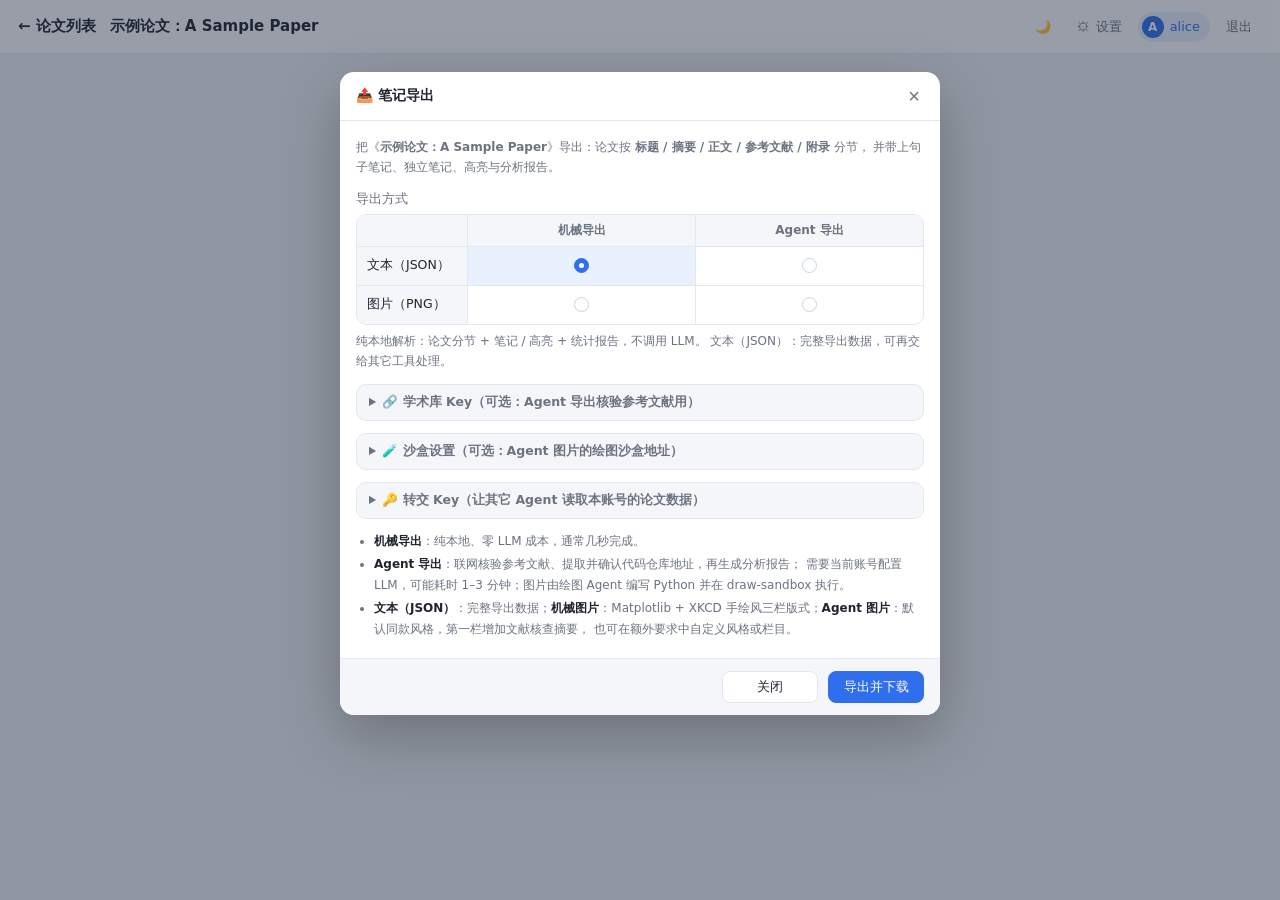
<file: paper-trans-to-html/frontend/checks/_note_out_check.html>
<!doctype html>
<html lang="zh-CN">
<head>
<meta charset="utf-8">
<title>笔记导出弹窗自检</title>
<link rel="stylesheet" href="../css/style.css">
</head>
<body>
<!-- 只用来预览「阅读页顶栏 📤 导出」弹窗：打开本页会自动弹出导出卡片。 -->
<header class="topbar">
  <a class="brand" href="../index.html">← 论文列表</a>
  <h1 class="doc-title" id="docTitle">示例论文：A Sample Paper</h1>
</header>

<script>
/* 自检页没有后端：把 common.js 会用到的那几个接口 mock 掉，
   这样顶栏用户区（含「⚙ 设置 / 📤 导出」）也能正常渲染出来。 */
window.fetch = function (url, opts) {
  const u = String(url);
  let body = {};
  const sent = (() => {
    try { return JSON.parse((opts && opts.body) || "{}"); } catch (e) { return {}; }
  })();
  if (u.includes("/api/auth/status")) {
    body = { authenticated: true, initialized: true, username: "alice" };
  } else if (u.includes("/api/prefs")) {
    body = { theme: "light" };
  } else if (u.includes("/api/config")) {
    body = { storage: { backend: "mongo", preferred: "auto" } };
  } else if (u.includes("/note-out")) {
    if (sent.format === "image") {
      // 1×1 透明 PNG：只验证「选图片 → 下载 .png」这条路径
      const png = Uint8Array.from(atob(
        "iVBORw0KGgoAAAANSUhEUgAAAAEAAAABCAYAAAAfFcSJAAAADUlEQVR42mP8z8BQDwAEhQGAhKmMIQAAAABJRU5ErkJggg=="),
        c => c.charCodeAt(0));
      return Promise.resolve(new Response(png, {
        status: 200, headers: { "Content-Type": "image/png" },
      }));
    }
    body = {
      format: "tardigrade-note-export", mode: "mechanical",
      paper: { title: "示例论文：A Sample Paper" },
      sections: {}, notes: {}, report: { summary: "示例导出完成。" },
    };
  }
  return Promise.resolve(new Response(JSON.stringify(body), {
    status: 200, headers: { "Content-Type": "application/json" },
  }));
};
</script>
<script src="../js/common.js"></script>
<script>
document.addEventListener("DOMContentLoaded", function () {
  openNoteExportModal("demo-doc");
});
</script>
</body>
</html>
</file>
<file: paper-trans-to-html/frontend/css/style.css>
:root {
  --bg: #eef1f6;
  --card: #ffffff;
  --ink: #1f2430;
  --mut: #6b7280;
  --line: #e3e7ee;
  --accent: #2f6fed;
  --accent-soft: #e9f0fe;
  /* AI 图标（四角星 sparkle）：mask + 渐变填充，颜色跟着主题变量走，比 emoji 干净 */
  --ai-1: #2f6fed; --ai-2: #8b5cf6;
  --ai-mark-svg: url("data:image/svg+xml,%3Csvg xmlns='http://www.w3.org/2000/svg' viewBox='0 0 24 24'%3E%3Cpath fill='black' d='M9.5 4.4Q9.5 13 18.1 13Q9.5 13 9.5 21.6Q9.5 13 0.9 13Q9.5 13 9.5 4.4Z'/%3E%3Cpath fill='black' fill-opacity='.7' d='M19 1.6Q19 5 22.4 5Q19 5 19 8.4Q19 5 15.6 5Q19 5 19 1.6Z'/%3E%3C/svg%3E");
  --green: #1d9e74;
  --red: #e04b5c;
  --shadow: 0 1px 2px rgba(20, 30, 60, .06), 0 8px 24px rgba(20, 30, 60, .08);
  --radius: 12px;
  /* ---- 语义色板：暗色主题只改这一批变量（`html.dark` 里） ---- */
  --bg-soft: #f4f6fa;        /* 次级底：hover / 内嵌小块 / 弹窗页脚 */
  --bg-chip: #eef1f6;        /* chip、进度槽、分段控件轨道 */
  --bar-bg: rgba(255, 255, 255, .92);   /* 顶栏（半透明 + 毛玻璃） */
  --field-bg: #ffffff;       /* 输入框/下拉框底色 */
  --line-hover: #c9d4e4;     /* 边框 hover */
  --line-strong: #b8c4d6;    /* 需要看得清轮廓的描边（比 --line-hover 再硬一档） */
  --page-bg: #ffffff;        /* 论文页面底色 */
  --page-num: #9aa4b2;
  /* 译文卡（琥珀系） */
  --ti-bg: #fdfbf4; --ti-line: #e9dfb8; --ti-bar: #e0b64a; --ti-ink: #4d3f0f;
  /* 句子笔记卡（蓝系） */
  --nt-bg: #ffffff; --nt-line: #c9d7f2; --nt-ink: #22324a;
  --nt-sent: #6b7a90; --nt-link: #b9c9e6;
  /* 提示条 */
  --warn-bg: #fdf1e3; --warn-line: #f4dcb0; --warn-ink: #8a5b00;
  --err-bg: #fdecee; --err-line: #f5c6cb; --err-ink: #a01b2c;
  --ok-bg: #e3f6ef; --ok-line: #b8e6d5; --ok-ink: #14705a;
  /* 状态标签 */
  --tag-bg: #eef1f6; --tag-ink: #6b7280;
  --tagread-bg: #e8f0fe; --tagread-ink: #2f6fed;
  --tagdone-bg: #e3f6ef; --tagdone-ink: #1d9e74;
  --taghl-bg: #fff4d6; --taghl-ink: #9a7300;
  --tagnote-bg: #fdeef1; --tagnote-ink: #e04b5c;
  --tagshare-bg: #ece9fd; --tagshare-ink: #5a48c9;
  /* 顶栏实际高度：顶栏会换行撑高，由 common.js 的 syncTopbarHeight() 实测写入。
     左目录 / 右笔记栏等 position: fixed 面板都用它当 top，别写死 54px（会钻到顶栏底下）。 */
  --topbar-h: 54px;
  /* 底部两枚胶囊（页码 #pageInd / 收起的 AI 小胶囊）的**统一高度**。
     两枚必须同高、同底边，才在视觉上成一组；高度一律走这个变量，
     不要再用内容撑开（line-height: normal 的行盒在不同浏览器/字体下差 1~3px），
     也不要用 JS 量出来再写回（getBoundingClientRect 的坐标口径各浏览器不一致）。 */
  --chip-h: 30px;
  font-size: 15px;
}

/* ============================================================
   暗夜模式（`html.dark`，由 common.js 的 applyTheme() 切换）
   背景走枪灰，文字反白；正文颜色在 JS 里按“保留色相、反转明度”换算，
   高亮改用荧光配色（见文件末尾的 .rn.hl 说明与 reader2.js 的 hlStyle()）。
   ============================================================ */
html.dark {
  --bg: #22262d;             /* 枪灰 */
  --card: #2b3038;
  --ink: #edeff3;            /* 反转成近白 */
  --mut: #98a2b1;
  --line: #3a414c;
  --accent: #6ea8ff;
  --accent-soft: #2b3a53;
  --ai-1: #7cb0ff; --ai-2: #b592ff;      /* 暗色下提亮，免得图标糊在枪灰底上 */
  --green: #45c99b;
  --red: #ff7d8c;
  --shadow: 0 1px 2px rgba(0, 0, 0, .38), 0 10px 28px rgba(0, 0, 0, .42);
  --bg-soft: #313741;
  --bg-chip: #363d48;
  --bar-bg: rgba(34, 38, 45, .94);
  --field-bg: #22262d;
  --line-hover: #4a525e;
  --line-strong: #5d6673;
  --page-bg: #262b32;
  --page-num: #7b8593;
  --ti-bg: #322f28; --ti-line: #4b4436; --ti-bar: #d8a63a; --ti-ink: #e9dcb8;
  --nt-bg: #2d333d; --nt-line: #3d4b63; --nt-ink: #e2e8f2;
  --nt-sent: #97a1b0; --nt-link: #4a5c7d;
  --warn-bg: #3a3323; --warn-line: #5b4c26; --warn-ink: #f0c86a;
  --err-bg: #3b272c; --err-line: #5c3138; --err-ink: #ff9aa5;
  --ok-bg: #1f3a33; --ok-line: #2c5a4b; --ok-ink: #6fd8b4;
  --tag-bg: #363d48; --tag-ink: #98a2b1;
  --tagread-bg: #2b3a53; --tagread-ink: #8fbaff;
  --tagdone-bg: #1f3a33; --tagdone-ink: #6fd8b4;
  --taghl-bg: #443a1c; --taghl-ink: #f5d072;
  --tagnote-bg: #3b272c; --tagnote-ink: #ff9aa5;
  --tagshare-bg: #322c50; --tagshare-ink: #b5a6ff;
  color-scheme: dark;        /* 原生控件（滚动条 / 复选框 / 下拉三角）一起变暗 */
}

* { box-sizing: border-box; }
html, body { margin: 0; padding: 0; }
body {
  background: var(--bg);
  color: var(--ink);
  font-family: "Segoe UI", "PingFang SC", "Microsoft YaHei", system-ui, sans-serif;
  -webkit-font-smoothing: antialiased;
  /* 页面比例：等版式算完由 layout.js 覆盖（clamp 到 0.78~1.2）。先给下限，
     否则文档还没加载时按 1 铺的字号偏大，加载完才跳成小字号（AI 卡片最明显）。 */
  --page-scale: .78;
}
a { color: var(--accent); text-decoration: none; }

/* ---------- hidden 一律生效 ----------
   浮动工具条/翻译进度框/删除笔记按钮等都靠 element.hidden 显隐，而它们自身的
   display: flex|inline-flex 属于作者样式，会盖掉浏览器默认的 [hidden]{display:none}，
   导致设了 hidden 也不消失(点关闭没反应)。这里显式声明，保证 hidden 永远压得住。 */
[hidden] { display: none !important; }

/* ---------- 顶栏 ---------- */
.topbar {
  position: sticky; top: 0; z-index: 40;
  display: flex; align-items: center; gap: 10px 14px;
  /* 阅读页按钮本就多，再加上右侧用户区，窄窗口必然换行：
     用 min-height + flex-wrap 让顶栏撑高，别用固定高度导致内容溢出遮挡正文 */
  flex-wrap: wrap; min-height: 54px; padding: 7px 18px;
  background: var(--bar-bg);
  backdrop-filter: blur(8px);
  border-bottom: 1px solid var(--line);
}
.brand { display: inline-flex; align-items: center; gap: 7px; font-weight: 700; color: var(--ink); white-space: nowrap; }
.brand .logo { width: 26px; height: 26px; flex: none; display: block; border-radius: 6px; object-fit: contain; }
/* ---------- 阅读页顶栏：固定两行（.topbar-2row） ----------
   ① 论文列表 + 论文名（+ 分享角标）；② 操作/设置区（按钮组 + 用户区）。
   以前全挤在一行：.top-actions 内容一多、又不收缩，标题（flex:1 min-width:0）
   就会被压到只剩几十 px（显示成「atten…」）。拆成两行后标题独占一整行。 */
.topbar-2row {
  flex-direction: column; align-items: stretch; gap: 6px;
  /* ⚠️ 必须关掉换行：column + wrap 时每条 flex line 的交叉尺寸取「内容宽度」
     （= 一整行按钮的 max-content），align-items:stretch 就按这个撑，
     两行都会撑到 1000px+ 把整页顶出横向滚动条。nowrap 时 line = 容器宽。 */
  flex-wrap: nowrap;
  /* 顶栏宽度**定死**：下限 = 设置栏排成一行的自然宽度（≈1146px 布局 px）。
     它不随窗口宽度变，只随 <html> zoom 整体放大/缩小；窗口比它窄就和正文一样横滚。
     （曾经让设置栏回行，顶栏高度会随宽度在 80~120px 之间跳 → 目录/笔记面板
     的 top: var(--topbar-h)、AI 卡片与滚动锚点会跟着错位，所以改成不回行。） */
  min-width: max-content;
}
/* 标题行不参与“定死宽度”的撑大：万一标题很长，也不会把整个顶栏拉宽 */
.tb-titlebar { contain: inline-size; }
.tb-row { display: flex; align-items: center; gap: 10px; min-width: 0; }
/* 工具行：设置栏宽度 = 内容自然宽度（定死，不随窗口变） */
.tb-toolbar > .top-actions { flex: none; min-width: 0; order: 0; }
.doc-title {
  font-size: 15px; font-weight: 600; margin: 0;
  overflow: hidden; text-overflow: ellipsis; white-space: nowrap; flex: 1; min-width: 0;
}
/* 有写权限时标题可点改（reader2.js::editDocTitle）：给点“可编辑”的暗示 */
.doc-title.editable {
  cursor: text; padding: 2px 7px; border-radius: 7px; outline: none;
  border: 1px solid transparent; transition: background .15s, border-color .15s;
}
.doc-title.editable:hover { background: var(--bg-soft); border-color: var(--line); }
.doc-title.editable:focus-visible { border-color: var(--accent); }
.doc-title .doc-title-edit {
  width: 100%; box-sizing: border-box; font: inherit; color: var(--ink);
  background: var(--card); border: 1px solid var(--accent); border-radius: 6px;
  padding: 1px 6px; outline: none;
}
.top-actions {
  display: flex; align-items: center; gap: 8px;
  /* 阅读页里它在工具的**第二行**（见 .topbar-2row / .tb-toolbar），和用户区同一行。
     **永不回行**：宽度就是所有按钮排成一行的自然宽，整体随 <html> zoom 缩放。
     回行会让顶栏在 80~120px 之间变高，目录/笔记面板（top: var(--topbar-h)）、
     AI 卡片、滚动锚点都会跟着错位 —— 所以宁可让窗口横滚，也不折行。 */
  flex-wrap: nowrap; min-width: 0;
}
.top-actions > * { flex: none; }
/* 子项一律不收缩：不写 flex:none 的话，浏览器会把「显示译文」这类带文字的
   .chk 压窄，里面的字折成两行，行高会从 33px 涨到 70px。 */
/* 缩放：**上排数值、下排滑轮条**（80% ~ 150%，每格 5%，带刻度）。
   整组一起走，不会被拆开。原生 range 的轨道 / 滑块要分别写 WebKit 与 Firefox 两套伪元素。
   高度 ≈ 13(数值) + 18(滑杆) + 3(刻度) = 34px，比同排按钮（30px）略高一点点，
   顶栏高由 common.js 的 ResizeObserver 实测写进 --topbar-h，面板会自动跟着下移。 */
.zoom-group {
  display: inline-flex; flex-direction: column; align-items: center; justify-content: center;
  gap: 0; width: 118px;
}
/* 数值（上排）：等宽数字，宽度由整组固定，滑动时不会左右跳 */
.zoom-val {
  font-size: 12px; line-height: 13px; color: var(--mut);
  font-variant-numeric: tabular-nums; white-space: nowrap;
}
.zoom-range {
  /* --zoom-fill：滑块左侧「已滑过」的比例，refreshZoomLabel() 每次更新时写入 */
  --zoom-fill: 29%;
  --zoom-thumb: 12px;              /* 滑块宽 —— 刻度条要按它左右各让出半个滑块 */
  width: 118px; height: 18px; margin: 0; padding: 0;
  appearance: none; -webkit-appearance: none;
  background: transparent; cursor: pointer;
}
.zoom-range:focus-visible { outline: 2px solid var(--accent); outline-offset: 2px; border-radius: 6px; }
/* 轨道：WebKit 没有「已滑过」伪元素，用渐变切一刀；Firefox 用 ::-moz-range-progress。
   ⚠️ 填充的切分点必须落在**滑块中心线**上，不能直接用 --zoom-fill：
   滑块行程两端各内缩半个滑块宽（6px），所以 fill=0% 时中心在 6px、fill=100% 时在 118-6px。
   换算：6px + f × (118 - 12) ⇒ `calc(var(--zoom-thumb)/2 + var(--zoom-fill) * .8983)`，
   其中 .8983 = 106 / 118（118px = .zoom-range 宽度，12px = --zoom-thumb）。
   少了这一步，填充永远比滑块中心慢半格，看着像「进度条拖在按钮左边」。 */
.zoom-range::-webkit-slider-runnable-track {
  height: 4px; border-radius: 2px;
  background: linear-gradient(to right,
    var(--accent) calc(var(--zoom-thumb) / 2 + var(--zoom-fill) * .8983),
    var(--line) 0);
}
.zoom-range::-moz-range-track { height: 4px; border-radius: 2px; background: var(--line); }
.zoom-range::-moz-range-progress { height: 4px; border-radius: 2px; background: var(--accent); }
/* 滑块 = **一颗蓝色的迷你按钮**（12 × 16，圆角 5）：竖直的小扁块，压在轨道上比圆点更好点。
   形态/圆角跟顶栏设置栏里的 `.btn` 一致，但底色必须是**主色蓝**（--accent，
   日间 #2f6fed / 夜间 #6ea8ff），跟 `.btn.primary` 同色；
   边框用 1px 白内描边画（不是 border），尺寸恒为 --zoom-thumb，
   不用改 .zoom-ticks 的 106px 对位；Firefox 的 thumb 尺寸不含 border，用阴影更稳。 */
.zoom-range::-webkit-slider-thumb {
  appearance: none; -webkit-appearance: none;
  width: var(--zoom-thumb); height: 16px; margin-top: -6px; border-radius: 5px;
  background: var(--accent);
  opacity: .85;                     /* 85% 不透明度 */
  box-shadow: 0 1px 2px rgba(0,0,0,.35), inset 0 0 0 1px rgba(255,255,255,.28);
  transition: filter .15s, box-shadow .15s, opacity .15s;
}
.zoom-range::-moz-range-thumb {
  width: var(--zoom-thumb); height: 16px; border: 0; border-radius: 5px;
  background: var(--accent);
  opacity: .85;                     /* 85% 不透明度 */
  box-shadow: 0 1px 2px rgba(0,0,0,.35), inset 0 0 0 1px rgba(255,255,255,.28);
  transition: filter .15s, box-shadow .15s, opacity .15s;
}
/* 悬停 / 拖动：跟 `.btn.primary:hover` 一个意思——蓝底提亮一点，并回到不透明 */
.zoom-range:hover::-webkit-slider-thumb,
.zoom-range:active::-webkit-slider-thumb { filter: brightness(1.15); opacity: 1; }
.zoom-range:hover::-moz-range-thumb,
.zoom-range:active::-moz-range-thumb { filter: brightness(1.15); opacity: 1; }
/* 刻度：15 根（80/85/…/150）。
   滑块行程两端各内缩半个滑块宽（6px），所以刻度条比轨道窄 12px 并居中，刻度才对得上滑块中心。
   ⚠️ 周期必须写**像素**（106px / 14 格 = 7.5714px）。若写成 `calc(100% / 14)`，一旦再配
   background-size 平铺，百分号就变成「每块瓦片内部」的长度 → 每 0.5px 一根，糊成一条实线。
   三层背景：① 最右那根（平铺会在右边缘被裁掉，单独钉在右边）
             ② 100% 那一根用主色加重  ③ 其余 14 根 */
.zoom-ticks {
  width: 106px; height: 3px;
  background-image:
    linear-gradient(to right, var(--line-hover) 0 1px, transparent 1px),
    linear-gradient(to right, var(--accent) 0 1px, transparent 1px),
    repeating-linear-gradient(to right, var(--line-hover) 0 1px, transparent 1px 7.5714px);
  background-repeat: no-repeat, no-repeat, repeat-x;
  background-size: 1px 100%, 1px 100%, 100% 100%;
  background-position: 100% 0, 28.6% 0, 0 0;
}

/* ---------- 按钮 ---------- */
.btn {
  display: inline-flex; align-items: center; gap: 6px;
  border: 1px solid var(--line); background: var(--card); color: var(--ink);
  padding: 6px 12px; border-radius: 8px; font-size: 13px; cursor: pointer;
  transition: .15s; white-space: nowrap;
}
.btn:hover { border-color: var(--line-hover); background: var(--bg-soft); }
.btn.primary { background: var(--accent); border-color: var(--accent); color: #fff; }
.btn.primary:hover { background: #225ed0; }
.btn.ghost { border-color: transparent; background: transparent; color: var(--mut); }
.btn.ghost:hover { background: rgba(0,0,0,.05); color: var(--ink); }
.btn.danger { color: var(--red); }
.btn.danger:hover { background: var(--err-bg); border-color: var(--err-line); }
.btn:disabled { opacity: .5; cursor: not-allowed; }
.icon-btn {
  width: 30px; height: 30px; display: inline-flex; align-items: center; justify-content: center;
  border: 1px solid var(--line); background: var(--card); border-radius: 8px; cursor: pointer; font-size: 14px;
}
.icon-btn:hover { background: var(--bg-soft); }

.chk { display: inline-flex; align-items: center; gap: 6px; font-size: 13px; color: var(--mut); cursor: pointer; }
.chk input { accent-color: var(--accent); }

/* ---------- 容器 / 首页 ---------- */
.container { max-width: 1060px; margin: 0 auto; padding: 28px 20px 80px; }
.page-title { font-size: 22px; margin: 0 0 4px; }
.page-sub { color: var(--mut); margin: 0 0 20px; font-size: 14px; }

.upload-card {
  background: linear-gradient(135deg, var(--card), var(--bg-soft));
  border: 1px dashed var(--line-hover); border-radius: var(--radius);
  padding: 34px 20px; text-align: center; cursor: pointer; transition: .2s;
}
.upload-card.drag { background: var(--accent-soft); border-color: var(--accent); }
.upload-card .big { font-size: 34px; }
.upload-card h3 { margin: 10px 0 6px; }
.upload-card p { margin: 0; color: var(--mut); font-size: 13px; }

.section { margin-top: 30px; }
.section-head { display: flex; align-items: center; gap: 10px; margin-bottom: 14px; flex-wrap: wrap; }
.section-head h2 { font-size: 17px; margin: 0; flex: 1; }
.stats { display: flex; gap: 18px; color: var(--mut); font-size: 13px; }
.seg { display: inline-flex; background: var(--bg-chip); border-radius: 9px; padding: 3px; gap: 2px; }
.seg button {
  border: 0; background: transparent; padding: 5px 12px; border-radius: 7px;
  font-size: 13px; cursor: pointer; color: var(--mut);
}
.seg button.on { background: var(--card); color: var(--ink); box-shadow: 0 1px 3px rgba(0,0,0,.1); }

.cards { display: grid; grid-template-columns: repeat(auto-fill, minmax(300px, 1fr)); gap: 14px; }
.card {
  background: var(--card); border: 1px solid var(--line); border-radius: var(--radius);
  padding: 16px; box-shadow: var(--shadow); display: flex; flex-direction: column; gap: 10px;
  transition: .15s;
}
.card:hover { transform: translateY(-2px); box-shadow: var(--shadow); }
.card h3 { margin: 0; font-size: 15px; line-height: 1.4; max-height: 44px; overflow: hidden; }
.card .meta { color: var(--mut); font-size: 12.5px; display: flex; flex-wrap: wrap; gap: 10px; }
.card .tags { display: flex; gap: 6px; flex-wrap: wrap; }
.tag { font-size: 12px; padding: 2px 8px; border-radius: 20px; }
.tag.unread { background: var(--tag-bg); color: var(--tag-ink); }
.tag.reading { background: var(--tagread-bg); color: var(--tagread-ink); }
.tag.done { background: var(--tagdone-bg); color: var(--tagdone-ink); }
.tag.hl { background: var(--taghl-bg); color: var(--taghl-ink); }
.tag.note { background: var(--tagnote-bg); color: var(--tagnote-ink); }
.tag.share { background: var(--tagshare-bg); color: var(--tagshare-ink); }
/* 共享给我的卡片：虚边框和“自己的”区分开 */
.card.shared-card { border-style: dashed; }
.card.shared-card h3 { color: var(--ink); }
.card .bar { height: 5px; background: var(--bg-chip); border-radius: 3px; overflow: hidden; }
.card .bar i { display: block; height: 100%; background: var(--accent); border-radius: 3px; }
.card .actions { display: flex; gap: 8px; margin-top: 2px; }
.empty { text-align: center; color: var(--mut); padding: 40px 0; }

/* ---------- 遮罩/进度 ---------- */
.overlay {
  position: fixed; inset: 0; background: rgba(30, 40, 60, .45);
  display: none; align-items: center; justify-content: center; z-index: 90;
}
.overlay.show { display: flex; }
.overlay-card {
  background: var(--card); border-radius: 14px; padding: 26px 34px; text-align: center;
  box-shadow: 0 20px 60px rgba(0,0,0,.25); min-width: 260px;
}
.spinner {
  width: 30px; height: 30px; margin: 0 auto 14px; border-radius: 50%;
  border: 3px solid var(--accent-soft); border-top-color: var(--accent);
  animation: spin .8s linear infinite;
}
@keyframes spin { to { transform: rotate(360deg); } }

.notice {
  max-width: 800px; margin: 12px auto 0; padding: 10px 14px; border-radius: 10px;
  background: var(--warn-bg); color: var(--warn-ink); border: 1px solid var(--warn-line);
  font-size: 13px;
}
.notice.error { background: var(--err-bg); color: var(--err-ink); border-color: var(--err-line); }

.trans-progress {
  position: fixed; top: 60px; left: 50%; transform: translateX(-50%); z-index: 80;
  background: var(--card); border: 1px solid var(--line); box-shadow: var(--shadow);
  border-radius: 10px; padding: 10px 16px; display: flex; align-items: center; gap: 12px;
  font-size: 13px; min-width: 260px;
}
.trans-progress .bar { flex: 1; height: 6px; background: var(--bg-chip); border-radius: 3px; overflow: hidden; }
.trans-progress .bar i { display: block; height: 100%; width: 0; background: var(--accent); transition: width .2s; }
.trans-progress .cancel { border: 0; background: var(--bg-chip); color: var(--ink); border-radius: 6px; padding: 3px 8px; cursor: pointer; }

/* ---------- 阅读器 ---------- */
.reader-main { padding: 26px 16px 90px; position: relative; }
/* 页面用 auto 外边距居中(而不是 align-items:center)：放大后页面比容器宽时，
   auto 外边距会退化成 0，页面从左边开始排，向右溢出 —— 否则左侧会被裁掉且滚不回去 */
.pages { display: flex; flex-direction: column; align-items: stretch; gap: 34px; }
.page {
  position: relative; background: var(--page-bg); box-shadow: var(--shadow);
  flex: none; overflow: visible; margin: 0 auto;
}
.pagenum {
  position: absolute; top: -24px; right: 2px; font-size: 12px; color: var(--page-num); user-select: none;
}

/* 版式文本 */
/* ⚠️ 命中测试只认「真的画了东西」的盒子，`cursor: text` 由子元素继承：
   `.blk` 是个覆盖整块的透明矩形（跨行、含被擦成空格的公式空位），而同一个视觉行
   常被切成好几块（公式空位两侧各一块），这些矩形彼此重叠、后插入的盖住先插入的字。
   若让容器自己参与命中，点/拖段落首句会落到**别的块**上（表现为「首句选不中」，
   拖拽也会从错误的块开始选）。所以：容器 `pointer-events: none`，
   只有行盒 `.ln`、公式盒 `.mathbox`、展开卡片 `.exp` 吃指针事件。
   `.exp` 是继承属性 `pointer-events` 的锚点 —— 设成 auto 后卡片内部也一起恢复。 */
.blk { position: absolute; cursor: text; z-index: 3; pointer-events: none; }
.blk > .ln, .blk > .mathbox, .blk > .exp, .blk.has-math { pointer-events: auto; }
.blk .ln { position: absolute; white-space: pre; line-height: 1; }
.blk .ln .rn { display: inline; }
/* 本地解析方案的公式占位：解析侧把公式字形换成一个空格 + 原宽度（gw），
   JS 把 span 撑成 inline-block 并隐藏字符；真公式由页面级 .fbox 覆盖层绘制。
   保留占位是为了让选句/高亮/笔记的字符区间与阅读顺序不变。 */
.blk .ln .rn.rngap { display: inline-block; white-space: pre; }
/* 行内公式：后端把 LaTeX **内联进了行文本**(`\(…\)`)，由 `renderInlineMath` 就地
   换成 KaTeX。`.ln` 是 `white-space: pre`(公式空位的等长空格要靠它显示成真实宽度)，
   而 KaTeX 的 HTML 里带换行与缩进 —— 在 pre 下会被当真实空格渲染、公式会散架，
   所以 KaTeX 子树必须恢复常规空白处理。*/
.blk .ln .katex, .blk .ln .katex * { white-space: normal; }
.blk:hover { outline: 1px dashed var(--line-hover); outline-offset: 1px; }
.blk.sel { outline: 2px solid var(--accent); outline-offset: 1px; }
.blk.sel .ln { background: rgba(47, 111, 237, .07); }

/* 公式块：整页 OCR 后端（Surya 2 / Unlimited-OCR）与旧数据的 LaTeX 都由 KaTeX 渲染。
   公式块**不渲染原文字行**
   (后端也不再下发原字形)，所以这里不再需要靠隐藏行来避免重影 —— `.blk.has-math .ln`
   那条留着只为兼容重解析前的旧数据。 */
.blk.has-math { cursor: default; }
.blk.has-math .ln { visibility: hidden; }
.blk .mathbox {
  position: absolute; left: 0; top: 0; max-width: 100%;
  /* 等比适配后基本不会超宽；万一还超就让它溢出去 —— 不裁、也不出滚动条 */
  overflow: visible; user-select: text; -webkit-user-select: text;
}
.blk .mathbox:hover, .fbox:hover {
  outline: 1px dashed var(--line-hover); outline-offset: 1px;
}
.fbox.formula-sel {
  outline: 2px solid var(--accent); outline-offset: 1px;
}
/* KaTeX 没加载 / 这条 LaTeX 渲染不出来时的兜底：直接显示源码。
   比回退到 PDF 抽出的原字形可读得多(那些是碎片与错字)，也避免"有的公式遮住、
   有的露出字形"这种不一致。 */
.blk .mathbox.failed {
  font-family: ui-monospace, Menlo, Consolas, "Courier New", monospace;
  white-space: pre-wrap; color: #8a5a00; opacity: .9;
}
/* 独立公式：拉成块级、去掉 KaTeX 默认的上下留白(块高由 JS 按内容量好回填)。
   KaTeX 的字号用 em，跟随 .mathbox 的 font-size(≈ 页面正文字号)，所以缩放/换行都稳。
   必须**左对齐**：公式块的框就是 PDF 里这条公式的外框，居中会把它从原位挪走。 */
.blk .mathbox > .katex-display { display: block; margin: 0; text-align: left; }
.blk .mathbox > .katex-display > .katex { display: block; margin: 0; }

/* 行内公式：覆盖在原字形上。原字形用 color:transparent 隐掉（保留盒子/高亮底色/可选中）。
   必须由 **class** 驱动而不是内联样式：选句/高亮/标注都会重建 span，重建后内联样式会丢，
   那样原字形就会从 KaTeX 底下冒出来变成重影。`!important` 是为了盖过 styleRun 的内联色。
   又因为 class 必须**逐条公式**打（渲染失败的那条要保持可见，不能跟着一起隐掉），
   所以用 .mspan-hidden 而不是块级 class。行内公式覆盖层接收指针事件，以支持原生公式文字选取。 */
.blk .mspan-hidden { color: transparent !important; }
.blk .mathbox.inline { pointer-events: auto; }

/* ============ Surya 2 解析的文档：块级流式排版（reader2.js::buildSuryaItem） ============
   Surya 的版面数据是块级的（没有逐行几何），块内文字走**正常流式排版** ——
   字号/行高由解析侧估算后内联下发（t.size / t.line_h），这里只管结构样式与
   各类型块的观感（标题加粗、图注/脚注/页眉页脚淡化、表格描边）。 */
.blk.sy .ln.syln { position: static; white-space: normal; overflow-wrap: break-word; }
/* 正文类块（解析侧 align="justify"）：**两端对齐** —— 原 PDF（LaTeX 排版）的段落
   默认 justified、行右缘齐平到栏边界；跨行块在流式排版下的默认左对齐会让右缘
   随断行参差不齐，与原文观感明显不同。`text-align-last: left` 把末行显式钉在
   左对齐（浏览器默认行为，写出来防止个别版本把末行也拉伸），与原 PDF 的末行
   一样自然收尾。只加在 .syln 上、由 data-align 驱动：竖排条带（sy-vertical,
   宽度 max-content）、表格（.sytable）、标题（解析侧下发 left）都不受影响；
   行内公式作为普通行内内容参与拉伸，公式自身被 .katex-inline 钉住不折行。 */
.blk.sy[data-align="justify"] .syln { text-align: justify; text-align-last: left; }
.blk.sy.sy-heading .syln { font-weight: 700; }
/* 竖排条带（旋转 90° 的页眉/水印，如 arXiv 侧边戳）：内容整体旋转、自下而上排 */
.blk.sy.sy-vertical .syln {
  position: absolute; left: 0; top: 100%;
  width: max-content; white-space: nowrap;
  transform: rotate(-90deg); transform-origin: left top;
}
/* 图注/脚注/页眉页脚淡化：颜色在 .rn 上是内联的（styleRun），只能用整体透明度 */
.blk.sy.sy-footnote { opacity: .8; }
.blk.sy.sy-header, .blk.sy.sy-footer { opacity: .55; }
/* 表格：白名单渲染的 Surya <table>，描边（三线表）是阅读器补的 —— Surya 数据里只有结构。
   与 unlimited-ocr 的口径一致：顶线/底线 + 表头下线，其余无线。模型回包通常只有
   td，没有 thead/th，因此兼容以 colspan/rowspan 标记的两行表头；普通单行表头
   则用首行作为表头分隔线。 */
.blk.sy .sytable {
  width: 100%;
  max-width: 100%;
  box-sizing: border-box;
  overflow-x: auto;
}
.blk.sy .sytable-title {
  width: 100%;
  margin: 0 0 4px;
  color: var(--mut);
  font-size: .9em;
  line-height: 1.4;
  text-align: right;
  overflow-wrap: anywhere;
}
.blk.sy .sytable caption {
  width: 100%;
  color: var(--mut);
  font-size: .9em;
  line-height: 1.4;
  text-align: right;
}
.blk.sy .sytable table {
  border-collapse: collapse;
  width: 100%;
  border-top: 1.5px solid var(--mut);
  border-bottom: 1.5px solid var(--mut);
  font-family: "Times New Roman", Times, "Noto Serif", SimSun, serif;
}
.blk.sy .sytable td, .blk.sy .sytable th {
  border: 0;
  padding: 3px 6px;
  vertical-align: top;
}
.blk.sy .sytable thead tr:last-child > td,
.blk.sy .sytable thead tr:last-child > th {
  border-bottom: 1px solid var(--mut);
}
.blk.sy .sytable table:not(:has(> thead)) > tbody > tr:first-child:not(:has([colspan], [rowspan])) > td,
.blk.sy .sytable table:not(:has(> thead)) > tbody > tr:first-child:not(:has([colspan], [rowspan])) > th,
.blk.sy .sytable table:not(:has(> thead)) > tbody > tr:first-child:has([colspan], [rowspan]) + tr > td,
.blk.sy .sytable table:not(:has(> thead)) > tbody > tr:first-child:has([colspan], [rowspan]) + tr > th {
  border-bottom: 1px solid var(--mut);
}
.blk.sy .sytable thead,
.blk.sy .sytable table:not(:has(> thead)) > tbody > tr:first-child,
.blk.sy .sytable table:not(:has(> thead)) > tbody > tr:first-child:has([colspan], [rowspan]) + tr {
  font-weight: 700;
}
/* 行内公式（suryaInlineMath 就地渲染的 KaTeX）：**绝不换行** —— 公式内部（y = 0、
   \frac…）允许折行的话，一个公式会被拆到三行上去（KaTeX 的 HTML 里本来就有可断点）；
   `.blk .ln .katex *` 那条为了 `\(…\)` 情境恢复的 normal 在这里要被压掉。 */
.blk.sy .katex-inline,
.blk.sy .katex-inline .katex,
.blk.sy .katex-inline .katex * { white-space: nowrap; }

/* ============ Unlimited-OCR 解析的文档：块级流式排版（reader2.js::buildUnlimitedItem） ============
   与上面 Surya 那套是**各自独立的两份样式**（类名前缀 ul-*）：观感约定相同 ——
   正文两端对齐、标题加粗、图注/脚注/页眉页脚淡化、表格描边、行内公式不折行。 */
.blk.ul .ln.ulln { position: static; white-space: normal; overflow-wrap: break-word; }
/* 正文类块（解析侧 align="justify"）：与 Surya 同一口径的两端对齐；
   `text-align-last: left` 把末行显式钉在左对齐，与原 PDF 的末行一样自然收尾。 */
.blk.ul[data-align="justify"] .ulln { text-align: justify; text-align-last: left; }
.blk.ul.ul-heading .ulln { font-weight: 700; }
/* 竖排条带（旋转 90° 的页眉/水印）：内容整体旋转、自下而上排 */
.blk.ul.ul-vertical .ulln {
  position: absolute; left: 0; top: 100%;
  width: max-content; white-space: nowrap;
  transform: rotate(-90deg); transform-origin: left top;
}
/* 图注/脚注/页眉页脚淡化：颜色在 .rn 上是内联的（styleRun），只能用整体透明度 */
.blk.ul.ul-footnote { opacity: .8; }
.blk.ul.ul-header, .blk.ul.ul-footer { opacity: .55; }
/* 参考文献（ref_text）：比正文淡一点，与图注同档 */
.blk.ul.ul-reference { opacity: .92; }
/* 表格：三线表。模型回包通常只有 td，没有 thead/th，因此兼容以 colspan/rowspan
   标记的两行表头；普通单行表头则用首行作为表头分隔线。 */
.blk.ul .ultable {
  width: 100%;
  max-width: 100%;
  box-sizing: border-box;
  overflow-x: auto;
  pointer-events: auto;
  touch-action: pan-x;
  -webkit-overflow-scrolling: touch;
}
.blk.ul .ultable caption {
  width: 100%;
  color: var(--mut);
  font-size: .9em;
  line-height: 1.4;
  text-align: right;
}
.blk.ul .ultable table {
  border-collapse: collapse;
  width: 100%;
  border-top: 1.5px solid var(--mut);
  border-bottom: 1.5px solid var(--mut);
  font-family: "Times New Roman", Times, "Noto Serif", SimSun, serif;
}
.blk.ul .ultable td, .blk.ul .ultable th {
  border: 0;
  padding: 3px 6px;
  vertical-align: top;
}
.blk.ul .ultable thead tr:last-child > td,
.blk.ul .ultable thead tr:last-child > th {
  border-bottom: 1px solid var(--mut);
}
.blk.ul .ultable table:not(:has(> thead)) > tbody > tr:first-child:not(:has([colspan], [rowspan])) > td,
.blk.ul .ultable table:not(:has(> thead)) > tbody > tr:first-child:not(:has([colspan], [rowspan])) > th,
.blk.ul .ultable table:not(:has(> thead)) > tbody > tr:first-child:has([colspan], [rowspan]) + tr > td,
.blk.ul .ultable table:not(:has(> thead)) > tbody > tr:first-child:has([colspan], [rowspan]) + tr > th {
  border-bottom: 1px solid var(--mut);
}
.blk.ul .ultable thead,
.blk.ul .ultable table:not(:has(> thead)) > tbody > tr:first-child,
.blk.ul .ultable table:not(:has(> thead)) > tbody > tr:first-child:has([colspan], [rowspan]) + tr {
  font-weight: 700;
}
/* 行内公式（ulInlineMath 就地渲染的 KaTeX）：**绝不换行** —— 公式内部允许折行的话，
   一个公式会被拆到几行上去（KaTeX 的 HTML 里本来就有可断点）。 */
.blk.ul .katex-inline,
.blk.ul .katex-inline .katex,
.blk.ul .katex-inline .katex * { white-space: nowrap; }

/* ============ 本地解析方案的表格（reader2.js::buildTextItem） ============
   表格是 kind="table" 的块，HTML 由 SLANet_plus 识别、前端白名单渲染。
   三线表描边与 Surya/Unlimited-OCR 两套保持同一观感（数据里只有结构）。 */
.blk.lc > .lctable { pointer-events: auto; }   /* 表格块自身不参与选句，但点击要能命中 .blk */
.blk.lc .lctable {
  width: 100%;
  max-width: 100%;
  box-sizing: border-box;
  overflow-x: auto;
}
.blk.lc .lctable table {
  border-collapse: collapse;
  width: 100%;
  border-top: 1.5px solid var(--mut);
  border-bottom: 1.5px solid var(--mut);
  font-family: "Times New Roman", Times, "Noto Serif", SimSun, serif;
}
.blk.lc .lctable td, .blk.lc .lctable th {
  border: 0;
  padding: 3px 6px;
  vertical-align: top;
}
.blk.lc .lctable thead tr:last-child > td,
.blk.lc .lctable thead tr:last-child > th {
  border-bottom: 1px solid var(--mut);
}
.blk.lc .lctable table:not(:has(> thead)) > tbody > tr:first-child:not(:has([colspan], [rowspan])) > td,
.blk.lc .lctable table:not(:has(> thead)) > tbody > tr:first-child:not(:has([colspan], [rowspan])) > th,
.blk.lc .lctable table:not(:has(> thead)) > tbody > tr:first-child:has([colspan], [rowspan]) + tr > td,
.blk.lc .lctable table:not(:has(> thead)) > tbody > tr:first-child:has([colspan], [rowspan]) + tr > th {
  border-bottom: 1px solid var(--mut);
}
.blk.lc .lctable thead,
.blk.lc .lctable table:not(:has(> thead)) > tbody > tr:first-child,
.blk.lc .lctable table:not(:has(> thead)) > tbody > tr:first-child:has([colspan], [rowspan]) + tr {
  font-weight: 700;
}
.blk.lc .katex-inline,
.blk.lc .katex-inline .katex,
.blk.lc .katex-inline .katex * { white-space: nowrap; }

/* 本地解析方案的页面级公式框：位置/尺寸由 JS 按 bbox_norm 写成内联样式，
   这里只负责观感。.fbox / .katex-fit 的基础样式见下方（三个后端共用）。 */

/* 公式框覆盖层：解析侧下发 pages[].formula_boxes（bbox_norm 为
   归一化中心 xywh），r2-math.js 按「bbox_norm × 页面显示宽高」定位这个盒子，
   再把内部 KaTeX 等比缩放到框内。实测检测框有时会覆盖尚未擦除的正文，使用页面底色
   遮住框内原字形，避免与公式重叠；公式内容仍可正常选取。 */
.fbox {
  position: absolute; z-index: 3; pointer-events: auto;
  background: var(--page-bg);
  user-select: text; -webkit-user-select: text;
}
/* KaTeX 渲染失败/未就绪时的**框内裁图**兜底（base64 图像，与 PDF 原位同框）：铺满整个框。
   暗色下略微压暗，与 .page .img img 同一处理。 */
.fbox > img { display: block; width: 100%; height: 100%; }
.fbox[data-cls="InlineFormula"] > img { object-fit: contain; }
html.dark .fbox > img { filter: brightness(.9); }
.fbox > .katex-fit {
  position: absolute; left: 50%; top: 50%; width: max-content;
  transform: translate(-50%, -50%);
  transform-origin: center center; white-space: normal; line-height: 1;
  user-select: text; -webkit-user-select: text;
}
.fbox * { user-select: text; -webkit-user-select: text; }
/* display 模式的 KaTeX 自带上下留白，去掉（定尺按自然尺寸算） */
.fbox > .katex-fit > .katex-display { display: block; margin: 0; text-align: left; }
.fbox > .katex-fit > .katex-display > .katex { display: block; margin: 0; }
/* KaTeX 没加载 / 这条 LaTeX 渲染不出来时：直接显示源码兜底（与 .mathbox.failed 一致） */
.fbox.failed > .katex-fit {
  font-family: ui-monospace, Menlo, Consolas, "Courier New", monospace;
  white-space: pre-wrap; color: #8a5a00; opacity: .9;
}
html.dark .fbox.failed > .katex-fit { color: #d7a95b; }

.img { position: absolute; z-index: 1; }
.img img { display: block; width: 100%; height: 100%; }

/* 句子级高亮/下划线/选中的颜色都加在 run(span.rn) 上，样式在文件末尾统一声明 */

/* 展开卡片(译文 / 笔记) */
.exp { display: none; position: absolute; left: 0; width: 100%; z-index: 6; padding-top: 6px; }
.exp.open { display: flex; flex-direction: column; gap: 6px; }
.exp .card-in {
  background: var(--ti-bg); border: 1px solid var(--ti-line); border-left: 3px solid var(--ti-bar);
  border-radius: 6px; padding: 8px 10px; color: var(--ti-ink); box-shadow: 0 2px 8px rgba(120,90,0,.06); margin: 0;
  font-family: "Microsoft YaHei", "PingFang SC", sans-serif;
  /* 译文卡也在“论文平面”里，字号跟正文一起随页面比例缩放 */
  font-size: calc(13.5px * var(--page-scale, 1)); line-height: 1.7;
}
.exp .note-in {
  background: var(--nt-bg); border: 1px solid var(--nt-line); border-left: 3px solid var(--accent);
  border-radius: 6px; padding: 8px 10px; margin: 0; color: var(--nt-ink);
  font-size: calc(13.5px * var(--page-scale, 1)); line-height: 1.6;
}
/* “只翻译所选句”的卡片：虚线边框 + 小标题；与整段译文卡互斥，但多张之间可共存 */
.exp .stbox { display: flex; flex-direction: column; gap: 6px; }
.exp .stsec {
  background: var(--ti-bg); border: 1px dashed var(--ti-bar); border-left: 3px solid var(--ti-bar);
}
.exp .sthead {
  display: flex; align-items: center; gap: 8px; margin-bottom: 4px;
  font-size: .84em; color: var(--ti-ink); opacity: .8; letter-spacing: .02em;
}
.exp .sthead .stclear {
  margin-left: auto; border: 0; background: none; padding: 0; cursor: pointer;
  font-size: 1em; color: var(--accent);
}
.exp .sthead .stclear:hover { text-decoration: underline; }
.exp .stbody { white-space: pre-wrap; overflow-wrap: anywhere; }
.exp textarea {
  width: 100%; min-height: 84px; border: 1px solid var(--nt-line); border-radius: 6px;
  padding: 8px; font-family: inherit; resize: vertical; outline: none; margin: 0;
  font-size: calc(13px * var(--page-scale, 1));
  background: var(--field-bg); color: var(--ink);
}
.exp textarea:focus { border-color: var(--accent); box-shadow: 0 0 0 3px var(--accent-soft); }
.exp .row { display: flex; gap: 8px; margin-top: 8px; }
.exp .note-view { white-space: pre-wrap; }

/* 句子笔记卡：默认由 JS 绝对定位到页面右侧、与句子同高；
   窗口挤不下时退回句子下方内嵌（此时靠 .nbox 的最小宽度保证可读）。
   字号基准随页面渲染比例缩放(--page-scale，由 JS 写入)，观感与正文保持一致。 */
.exp .nbox {
  display: flex; flex-direction: column; gap: 6px;
  width: 100%;
  min-width: min(320px, 88vw);
}
.exp .ncard {
  position: relative;
  background: var(--nt-bg); border: 1px solid var(--nt-line); border-left: 3px solid var(--accent);
  border-radius: 8px; padding: 7px 10px 8px; margin: 0; max-width: 90vw;
  box-shadow: var(--shadow);
  font-size: calc(13px * var(--page-scale, 1));   /* 内部一律用 em，跟着比例走 */
}
/* 指向正文的小横线，强化“这张卡对应左边那句话” */
.exp .ncard::before {
  content: ""; position: absolute; left: -10px; top: 1em;
  width: 8px; height: 2px; background: var(--nt-link);
}
.exp .ncard.editing { background: var(--nt-bg); box-shadow: 0 0 0 3px var(--accent-soft); }
.exp .nhead { display: flex; align-items: baseline; gap: 0.46em; margin-bottom: 0.31em; }
.exp .nhk { font-size: 0.89em; font-weight: 600; color: var(--accent); white-space: nowrap; }
.exp .nsent {
  flex: 1; min-width: 0; font-size: 0.89em; color: var(--nt-sent);
  overflow: hidden; text-overflow: ellipsis; white-space: nowrap;
}
.exp .nact { display: flex; gap: 0.62em; flex: none; }
.exp .nact button { border: 0; background: none; padding: 0; cursor: pointer; font-size: 0.92em; color: var(--accent); }
.exp .nact button:hover { text-decoration: underline; }
/* 共享论文里笔记的作者标签（没共享时后端不下发 by，这里自然不出现） */
.exp .nwho {
  flex: none; white-space: nowrap; font-size: 0.78em; font-weight: 600;
  color: var(--mut); background: var(--bg-chip);
  border: 1px solid var(--line); border-radius: 999px; padding: 0.06em 0.55em;
}
.exp .nwho.me { color: var(--accent); background: var(--accent-soft); border-color: transparent; }
.exp .nact button.del { color: var(--red); }
.exp .nbody {
  font-size: 1em; line-height: 1.65; color: var(--nt-ink); white-space: pre-wrap;
  overflow-wrap: anywhere; font-family: "Microsoft YaHei", "PingFang SC", sans-serif;
}
.exp .ntext {
  width: 100%; min-height: 62px; border: 1px solid var(--nt-line); border-radius: 6px;
  padding: 7px 8px; margin: 0; font-size: 1em; line-height: 1.6; font-family: inherit;
  resize: vertical; outline: none; box-sizing: border-box; background: var(--field-bg); color: var(--ink);
}
.exp .ntext:focus { border-color: var(--accent); box-shadow: 0 0 0 3px var(--accent-soft); }
.exp .nrow { display: flex; gap: 8px; margin-top: 7px; }

.nbadge {
  position: absolute; right: -6px; top: -10px; min-width: 18px; height: 18px; padding: 0 4px;
  border-radius: 10px; background: var(--red); color: #fff; font-size: 11px;
  display: flex; align-items: center; justify-content: center; cursor: pointer; z-index: 8;
  box-shadow: 0 1px 3px rgba(0,0,0,.25);
}

/* 浮动工具条 */
.fbar {
  position: fixed; z-index: 70; display: flex; align-items: center; gap: 4px;
  background: #26303f; color: #fff; border-radius: 10px; padding: 5px; box-shadow: 0 10px 30px rgba(0,0,0,.3);
}
.fbar button {
  border: 0; background: transparent; color: #dfe6f0; padding: 6px 10px; border-radius: 7px;
  font-size: 13px; cursor: pointer; white-space: nowrap;
}
.fbar button:hover { background: rgba(255,255,255,.15); color: #fff; }
.fbar .sep { width: 1px; height: 18px; background: rgba(255,255,255,.2); margin: 0 3px; }

.hmenu {
  position: absolute; top: calc(100% + 6px); left: 8px; display: none;
  background: #26303f; border-radius: 8px; padding: 8px; gap: 6px; flex-direction: column; align-items: stretch;
}
.hmenu.show { display: flex; }
.hmenu .swatches { display: flex; gap: 8px; justify-content: center; }
.hmenu .sw { width: 20px; height: 20px; border-radius: 50%; cursor: pointer; border: 2px solid rgba(255,255,255,.25); }
.hmenu .sw:hover { transform: scale(1.08); }
/* 自定义色：虚线描边提示“可改” */
.hmenu .sw.custom { border-style: dashed; }
/* 当前句子已用的高亮色：加一圈白环，免得不知道现在是什么颜色 */
.hmenu .sw.cur { border-color: #fff; box-shadow: 0 0 0 2px rgba(255,255,255,.35); }
/* 自定义色取色器 */
.hmenu .swedit { display: flex; align-items: center; justify-content: center; gap: 6px; font-size: 11px; color: #9fb0c8; }
.hmenu .swedit input[type=color] {
  width: 20px; height: 18px; padding: 0; border: 1px solid rgba(255,255,255,.3);
  border-radius: 5px; background: none; cursor: pointer;
}
.hmenu .swedit input[type=color]::-webkit-color-swatch-wrapper { padding: 1px; }
.hmenu .swedit input[type=color]::-webkit-color-swatch { border: 0; border-radius: 3px; }
.hmenu .swedit input[type=color]::-moz-color-swatch { border: 0; border-radius: 3px; }
.hmenu button { border: 0; background: rgba(255,255,255,.1); color: #fff; border-radius: 6px; padding: 4px 8px; cursor: pointer; font-size: 12px; }

/* 笔记抽屉 */
.notes-toggle {
  position: fixed; right: 18px; bottom: 20px; z-index: 60;
  border: 1px solid var(--line); background: var(--card); border-radius: 40px; padding: 9px 14px;
  color: var(--ink);
  box-shadow: var(--shadow); cursor: pointer; font-size: 14px; display: flex; gap: 6px; align-items: center;
}
.notes-toggle .c { background: var(--red); color: #fff; border-radius: 10px; font-size: 11px; padding: 1px 6px; }
.notes-drawer {
  position: fixed; top: var(--topbar-h); right: 0; bottom: 0; width: 330px; z-index: 65;
  background: var(--card); border-left: 1px solid var(--line); box-shadow: -8px 0 30px rgba(0,0,0,.18);
  /* 只过渡 transform：以前写的是 transition: .25s（= all），顶栏高度一变 top 也会被
     动画拉过去，抽屉就像从顶栏下方“浮”出来一道缝；也避免与 top 的重算互相打架 */
  transform: translateX(100%); transition: transform .25s; display: flex; flex-direction: column;
}
.notes-drawer.open { transform: none; }
.drawer-head { display: flex; align-items: center; padding: 14px 16px; border-bottom: 1px solid var(--line); }
.drawer-head b { flex: 1; }
.drawer-head button { border: 0; background: none; font-size: 18px; cursor: pointer; color: var(--mut); }
#notesList { overflow: auto; padding: 12px; flex: 1; }
.note-item { border: 1px solid var(--line); border-radius: 8px; padding: 10px; margin-bottom: 10px; cursor: pointer; }
.note-item:hover { background: var(--bg-soft); }
.note-item .src { font-size: 12px; color: var(--mut); margin-bottom: 4px; overflow: hidden; text-overflow: ellipsis; white-space: nowrap; }
.note-item .body { font-size: 13px; line-height: 1.5; display: -webkit-box; -webkit-line-clamp: 3; -webkit-box-orient: vertical; overflow: hidden; }
.note-item .row { display: flex; gap: 8px; justify-content: flex-end; margin-top: 6px; }
.note-item .row button { border: 0; background: none; color: var(--accent); cursor: pointer; font-size: 12px; }

/* toast */
/* 底部提示抬到两枚胶囊（页码 #pageInd / AI 小胶囊）之上：
   胶囊底距 14px、高 --chip-h（30px），顶部在 44px；这里再留 10px 间隙 */
#toast {
  position: fixed; left: 50%; bottom: calc(14px + var(--chip-h, 30px) + 10px);
  transform: translateX(-50%) translateY(20px);
  background: #26303f; color: #fff; padding: 10px 18px; border-radius: 10px; font-size: 13px;
  opacity: 0; pointer-events: none; transition: .25s; z-index: 100; box-shadow: 0 10px 30px rgba(0,0,0,.3);
}
#toast.show { opacity: 1; transform: translateX(-50%) translateY(0); }

.pageind {
  position: fixed; bottom: 14px;
  /* 横向锚点 = **页面卡片（.page）的中线**（--page-cx，layout.js::syncReadCenter 实测写入）。
     注意它和左侧 AI 小胶囊是**一整个组**：组中心对齐这条线，所以下面还要加
     --pager-shift（组内让开左侧小胶囊的一半宽度），页码自己不是中心。 */
  left: calc(var(--page-cx, 50%) + var(--pager-shift, 0px));
  transform: translateX(-50%); z-index: 55;
  /* width 写 max-content：fixed + left 超出布局视口时（放大到页面比视口宽），
     shrink-to-fit 会把胶囊压成 min-content（实测 150% 时 85 → 70px，两枚胶囊间距跟着变大） */
  width: max-content;
  background: var(--card); border: 1px solid var(--line); border-radius: 20px; padding: 0 14px;
  /* 高度写死为 --chip-h（与 AI 小胶囊同源），不再靠 5px 上下内边距 + 行盒撑开：
     行高是 line-height: normal，随字体栈/浏览器变化，量出来各浏览器差 1~3px */
  height: var(--chip-h);
  font-size: 12.5px; color: var(--mut); box-shadow: var(--shadow);
  display: flex; align-items: center; gap: 3px;
}
/* 页码输入框：静息时看着就是普通文字，悬停/聚焦才显出可编辑。
   宽度改成跟着内容走（field-sizing）：页码几位就多宽，「/ 15 页」紧贴着数字，
   不会像固定宽度那样在左边空出一大块；文字居中，整枚胶囊也跟着变窄并保持居中 */
.pageind .pagein {
  width: auto; min-width: 1.3em; max-width: 5em; field-sizing: content;
  padding: 0 2px; border: 0; background: transparent; outline: none;
  font: inherit; color: var(--ink); text-align: center; cursor: text;
  /* input 的行盒是各浏览器差异最大的一处（Chrome 17.5px / Firefox、Safari 各不相同），
     写死高度与行高，免得它把胶囊撑高或撑破固定高度 */
  height: 1.4em; line-height: 1.4;
  border-bottom: 1px dashed transparent; border-radius: 0;
  -moz-appearance: textfield;
}
.pageind .pagein::-webkit-outer-spin-button,
.pageind .pagein::-webkit-inner-spin-button { appearance: none; margin: 0; }
.pageind .pagein:hover { border-bottom-color: var(--line); }
.pageind .pagein:focus { border-bottom-color: var(--accent); color: var(--accent); }
.pageind .pagein::placeholder { color: var(--mut); }
.pageind b { color: var(--ink); font-weight: 500; }

/* ---------- 句子级标注(run 上色/下划线/选中) ----------
   注意顺序：选中与高亮的选择器权重相同，写在后面的才能压住前面的；
   所以先写“选中”，再写高亮底色 —— 选中时只保留蓝色描边，高亮色依然可见。 */
.blk .ln .rn.sel,
.blk .ln .katex-inline.sel {
  background: rgba(47, 111, 237, .18);
  box-shadow: inset 0 0 0 1.5px rgba(47, 111, 237, .5);
  border-radius: 3px;
}
/* 公式覆盖的占位空白仍参与句子范围，但不应与公式框的选中效果重叠。 */
.blk .ln .rn.sel.rngap {
  background: transparent;
  box-shadow: none;
}
/* 半透明底色高亮：颜色由 JS 按调色盘写成 inline background(前 3 个默认色 + 3 个自定义色) */
.blk .ln .rn.hl { border-radius: 2px; }
/* 有笔记的句子：底部一条红线 */
.blk .ln .rn.hasnote   { box-shadow: inset 0 -2px 0 0 rgba(224, 60, 80, .85); }

/* Surya / Unlimited-OCR 的行内公式（reader2.js 的 suryaInlineMath / ulInlineMath）
   把 `.mspan` 原字形就地换成了 `<span class="katex-inline">` —— 它**不是 `.rn`**，
   而选中/高亮/笔记的 class 是从原 span 搬过来的（见 suryaInlineMath 里的 class 复制）。
   上面的 `.rn.sel` / `.rn.hasnote` 规则选不中它，公式看上去就像“没被选中”。
   这里给同一套外观补一份选择器（高亮 `.hl` 的底色是 JS 复制的内联 background，无需管）。 */
.blk .ln .katex-inline { border-radius: 3px; }
.blk .ln .katex-inline.hasnote { box-shadow: inset 0 -2px 0 0 rgba(224, 60, 80, .85); }

/* ---------- 左侧目录面板（PDF 书签 / LLM 提取） ---------- */
/* 展开时给正文让出左侧空间：宽度 300px 要与 reader2.js 里的 TOC_W 一致 */
body.toc-open .reader-main { padding-left: 300px; }
.toc-panel {
  /* top 跟着顶栏实际高度走：窄窗口顶栏会换行撑高，写死 54px 会让目录头被顶栏压住 */
  position: fixed; top: var(--topbar-h); left: 0; bottom: 0; width: 300px; max-width: 86vw;
  background: var(--card); border-right: 1px solid var(--line);
  box-shadow: 10px 0 34px rgba(15, 25, 50, .18); z-index: 64;
  transform: translateX(-105%); transition: transform .22s ease;
  display: flex; flex-direction: column;
}
.toc-panel.open { transform: none; }
.toc-list { flex: 1; overflow-y: auto; padding: 8px 10px 14px; }
.toc-item {
  display: flex; align-items: baseline; gap: 8px; width: 100%;
  border: 0; background: none; text-align: left; cursor: pointer;
  padding: 6px 8px; border-radius: 8px; color: var(--ink);
  font-size: 13px; line-height: 1.55; font-family: inherit;
}
.toc-item:hover { background: var(--bg-soft); }
.toc-item.cur { background: var(--accent-soft); color: var(--accent); font-weight: 600; }
.toc-item .tt { flex: 1; }
.toc-item .tp { font-size: 11.5px; color: var(--mut); white-space: nowrap; }
.toc-item.lv2 { padding-left: 20px; font-size: 12.5px; }
.toc-item.lv3 { padding-left: 32px; font-size: 12px; color: var(--mut); }
.toc-item.lv4 { padding-left: 44px; font-size: 12px; color: var(--mut); }
.toc-foot {
  border-top: 1px solid var(--line); padding: 10px 12px; gap: 8px;
  display: flex; align-items: center; justify-content: space-between;
  font-size: 12px; color: var(--mut);
}

/* 目录侧栏里的独立一块：AI 辅助阅读。
   用分隔线 + 浅底色与上面的目录列表分开，它是一个单独的区块，不是目录的一部分。 */
.toc-ai {
  flex: none; border-top: 1px solid var(--line); background: var(--bg-soft);
  padding: 10px 12px 12px; max-height: 46%; overflow-y: auto;
}
.toc-ai-head { display: flex; align-items: center; gap: 8px; font-size: 12.5px; margin-bottom: 6px; }
.toc-ai-head .cnt { margin-left: auto; color: var(--mut); font-size: 11.5px; }
.toc-ai-list { display: flex; flex-direction: column; gap: 1px; margin-bottom: 8px; }
.toc-ai-item {
  border: 0; background: none; text-align: left; cursor: pointer; font-family: inherit;
  font-size: 12.5px; color: var(--ink); padding: 4px 6px; border-radius: 7px; line-height: 1.5;
  overflow: hidden; text-overflow: ellipsis; white-space: nowrap;
}
.toc-ai-item:hover { background: var(--accent-soft); color: var(--accent); }
.toc-ai-empty { font-size: 12px; color: var(--mut); line-height: 1.75; padding: 1px 0 8px; }
.toc-ai-go {
  width: 100%; border: 1px solid var(--line-hover); background: var(--card); border-radius: 8px;
  padding: 6px 10px; font-size: 12.5px; cursor: pointer; color: var(--accent); font-family: inherit;
}
.toc-ai-go:hover { background: var(--accent-soft); }
.toc-foot button {
  border: 1px solid var(--line); background: var(--card); border-radius: 8px;
  padding: 4px 10px; font-size: 12px; cursor: pointer; color: var(--ink);
}
.toc-foot button:hover { border-color: var(--accent); color: var(--accent); }
.toc-empty { text-align: center; color: var(--mut); padding: 28px 12px; font-size: 13px; line-height: 2; }
.toc-empty .big { font-size: 26px; }

/* ---------- 右侧句子笔记面板 ---------- */
/* 有句子笔记时给页面右侧预留批注栏（宽度由 JS 按窗口宽度写入 --note-reserve）。
   注意要写在下面 body.side-open 规则之前：抽屉展开时以抽屉的 384px 为准。 */
body.notes-side .reader-main { padding-right: var(--note-reserve, 330px); }
body.side-open .reader-main { padding-right: 384px; }
.side-panel {
  position: fixed; top: var(--topbar-h); right: 0; bottom: 0; width: 384px; max-width: 94vw;
  background: var(--card); border-left: 1px solid var(--line);
  box-shadow: -10px 0 34px rgba(15, 25, 50, .18); z-index: 64;
  transform: translateX(105%); transition: transform .22s ease;
  display: flex; flex-direction: column;
}
.side-panel.open { transform: none; }
.sp-head { display: flex; align-items: center; gap: 8px; padding: 12px 16px; border-bottom: 1px solid var(--line); }
.sp-head b { flex: 1; font-size: 15px; }
.sp-head .cnt { font-size: 12px; color: var(--mut); }
.sp-head .btn { flex: none; padding: 6px 9px; font-size: 12px; white-space: nowrap; }
.sp-close { border: 0; background: none; font-size: 20px; line-height: 1; cursor: pointer; color: var(--mut); }
.sp-list { flex: 1; overflow-y: auto; padding: 12px 16px; }
.free-note-editor { display: grid; gap: 8px; padding: 12px; margin-bottom: 12px; border: 1px solid var(--accent); border-radius: 10px; background: var(--card); }
.free-note-editor input, .free-note-editor textarea { width: 100%; box-sizing: border-box; border: 1px solid var(--line); border-radius: 7px; padding: 8px; background: var(--bg); color: var(--ink); font: inherit; }
.free-note-editor textarea { min-height: 110px; resize: vertical; }
.free-note-editor .row { display: flex; justify-content: flex-end; gap: 8px; }
.free-note-card { scroll-margin: 48px; }
.free-note-title { display: block; margin-bottom: 6px; font-size: 14px; }
.note-card { border: 1px solid var(--line); border-left: 3px solid var(--accent); border-radius: 10px; padding: 10px 12px; margin-bottom: 10px; background: var(--card); }
.note-card.cur { border-color: var(--accent); box-shadow: 0 0 0 3px var(--accent-soft); }
.note-card .sent-src {
  font-size: 12px; color: var(--mut); background: var(--bg-chip); border-radius: 6px;
  padding: 4px 7px; margin-bottom: 6px; line-height: 1.5; max-height: 3.2em; overflow: hidden;
}
.note-card .body { font-size: 13px; line-height: 1.6; white-space: pre-wrap; color: var(--ink); }
.note-card .row { display: flex; justify-content: flex-end; gap: 12px; margin-top: 8px; }
.note-card .row button { border: 0; background: none; cursor: pointer; font-size: 12px; color: var(--accent); }
.note-card .row button.del { color: var(--red); }
.note-card .nwho {
  display: inline-block; margin-bottom: 6px;
  font-size: 11px; font-weight: 600; line-height: 1.7;
  color: var(--mut); background: var(--bg-chip);
  border: 1px solid var(--line); border-radius: 999px; padding: 0 8px;
}
.note-card .nwho.me { color: var(--accent); background: var(--accent-soft); border-color: transparent; }
.sp-empty { text-align: center; color: var(--mut); padding: 36px 10px; font-size: 13px; line-height: 2; }
.sp-empty .big { font-size: 30px; }

@media (max-width: 720px) {
  .top-actions { gap: 4px; }
  body.side-open .reader-main { padding-right: 0; }
  body.notes-side .reader-main { padding-right: 0; }   /* 极窄屏强制回到句子下方内嵌 */
  body.toc-open .reader-main { padding-left: 0; }      /* 窄屏目录改成悬浮盖住 */
  .side-panel { width: 92vw; }
  .toc-panel { width: 86vw; }
}

/* ---------- 随阅读视口悬浮的 AI 辅助阅读（左：对话；右：笔记整理） ---------- */
.ai-end {
  position: fixed; right: 16px; bottom: 68px; z-index: 58;
  width: min(940px, calc(100vw - 32px)); max-height: calc(100vh - 88px);
  padding: 0; font-size: calc(13px * var(--page-scale, 1));
  /* 两栏间距、卡片顶部留白、到页码按钮的空当收紧后，省下的空间都加到面板高度上 */
  --ai-panel-h: clamp(260px, 47vh, 470px);
  pointer-events: none;
}
.ai-in {
  /* 顶部留白收紧：标题行距离卡片上边界更近（底部保持原有留白） */
  width: 100%; max-height: inherit; margin: 0 0 0 auto; padding: 4px 12px 8px;
  display: flex; flex-direction: column; overflow: hidden; pointer-events: auto;
  background: var(--card); border: 1px solid var(--line);
  border-radius: var(--radius); box-shadow: var(--shadow);
}
/* 展开态底边：贴在页码胶囊上方 8px（= 胶囊高 + 距底 14px + 8px），全由 CSS 算。
   以前由 positionAiCard() 写 `vh - pagerRect.top + 8`，同样依赖 rect/zoom 的坐标口径。 */
.ai-end:not(.ai-collapsed) { bottom: calc(var(--chip-h) + 22px); }
body.toc-open .ai-end { left: 316px; right: 16px; width: auto; }
body.side-open .ai-end { left: 16px; right: 346px; width: auto; }
body.toc-open.side-open .ai-end { left: 316px; right: 346px; }
body.toc-open .ai-end.ai-collapsed,
body.side-open .ai-end.ai-collapsed,
body.toc-open.side-open .ai-end.ai-collapsed {
  width: min(390px, calc(100vw - 24px));
}

/* 标题行固定单行：标题 + 状态文字 + 右侧按钮，空间不够时先截状态文字，
   再极窄时截标题，按钮始终完整可见（不再让按钮掉到第二行） */
.ai-head { display: flex; flex-wrap: nowrap; align-items: center; gap: 10px; margin: 0 2px 8px; }
/* 「AI 辅助阅读」标题：文字 + 小图标用 inline-flex 对齐，两端（文末面板 / 目录侧栏）一致 */
.ai-head b, .toc-ai-head b { display: inline-flex; align-items: center; gap: 6px; }
.ai-collapse {
  display: inline-flex; align-items: center; gap: 8px; padding: 4px 2px; min-width: 0;
  border: 0; background: transparent; color: var(--ink); font: inherit;
  font-size: 1.16em; font-weight: 700; cursor: pointer;
}
.ai-collapse > span:not(.ai-collapse-icon) {
  min-width: 0; overflow: hidden; white-space: nowrap; text-overflow: ellipsis;
}
.ai-collapse:hover { color: var(--accent); }
.ai-collapse:focus-visible { outline: 2px solid var(--accent); outline-offset: 3px; border-radius: 4px; }
.ai-collapse-icon {
  width: 8px; height: 8px; margin-left: 2px;
  border-right: 2px solid currentColor; border-bottom: 2px solid currentColor;
  transform: rotate(45deg) translateY(-2px); transition: transform .18s ease;
}
/* 收起时箭头朝上：提示卡片会向上展开（与展开态的向下箭头正好相差 180°） */
.ai-collapse[aria-expanded="false"] .ai-collapse-icon {
  transform: rotate(-135deg) translateY(-2px);
}
.ai-head .grow { flex: 1; }
/* 「整理于 … · 共 N 条笔记 …」按需截断：宽度不够时它先收缩出省略号，
   保证标题和右侧按钮始终留在同一行，不会把按钮挤到第二行 */
.ai-sub {
  font-size: .95em; color: var(--mut); min-width: 0;
  white-space: nowrap; overflow: hidden; text-overflow: ellipsis;
}
/* 卡片里的按钮不写死 13px：用 em 跟随 .ai-end 的 --page-scale，和笔记正文同样大小，
   缩放页面时按钮文字与内边距一起放大/缩小 */
.ai-head .btn { padding: .385em .77em; font-size: 1em; flex: none; }
/* 标题行两个次要按钮：`.btn.ghost` 的边框是透明色，在卡片底色上完全看不出轮廓，
   这里换成比卡片底色明显更亮的描边（hover 再提亮一档），保证按钮边界清晰 */
.ai-head .btn.ghost { border-color: var(--line-strong); }
.ai-head .btn.ghost:hover { border-color: var(--mut); background: var(--bg-soft); color: var(--ink); }
.ai-body[hidden] { display: none !important; }
.ai-end.ai-collapsed #aiRegen,
.ai-end.ai-collapsed #aiClear { display: none; }
/* 底边与页码胶囊用**同一条 CSS 基准**（视口底 + 14px），不要再由 JS 按
   rect 反推 bottom：那套换算依赖「rect 是布局坐标、zoom 能从计算值读回」，
   只对 Chrome 成立，Firefox / Safari 上有缩放时底边会算歪。 */
.ai-end.ai-collapsed { bottom: 14px; }
/* 收起时只剩一行标题（+ 右侧按钮），卡片宽度按内容收缩，不再撑满整页；
   高度与页码卡片（#pageInd）同源，都取 --chip-h，不再依赖 JS 实测快照 */
.ai-end.ai-collapsed .ai-in {
  width: fit-content; max-width: 100%; padding: 0 12px;
  height: var(--chip-h); justify-content: center;
}
.ai-end.ai-collapsed .ai-head { margin-bottom: 0; flex-wrap: nowrap; }
.ai-end.ai-collapsed .ai-head .grow { display: none; }
.ai-end.ai-collapsed .ai-sub { display: none; }

/* ---------- 展开 / 收起的「液体泼出」动效 ----------
   JS 用 WAAPI 在 .ai-in 上做 clip-path 圆形遮罩：展开时从标题按钮处向外扩散，
   收起时沿同一位置回吸。这里补两件事：
   ① clip-path 会把 box-shadow 一起裁掉，动画期间换成 drop-shadow 让阴影跟着液体形状走；
   ② 内容跟着淡入 / 淡出（轻微位移 + 模糊），扩散感更连贯。 */
.ai-end.ai-splashing .ai-in {
  box-shadow: none;
  filter: drop-shadow(0 10px 22px rgba(0, 0, 0, .3));
  will-change: clip-path, transform;
}
.ai-end.ai-splashing:not(.ai-splashing-out) .ai-body {
  animation: aiSplashBodyIn .5s cubic-bezier(.2, .66, .26, 1) both;
}
.ai-end.ai-splashing-out .ai-body { animation: aiSplashBodyOut .36s ease-in both; }
/* 收起时面板已经缩成一个点，别让看不见的区域还能点到 */
.ai-end.ai-splashing-out .ai-in { pointer-events: none; }
@keyframes aiSplashBodyIn {
  from { opacity: 0; transform: translateY(8px); filter: blur(6px); }
  to { opacity: 1; transform: none; filter: none; }
}
@keyframes aiSplashBodyOut {
  from { opacity: 1; transform: none; filter: none; }
  to { opacity: .3; transform: translateY(6px); filter: blur(4px); }
}

@media (max-width: 720px) {
  .ai-end {
    left: 12px; right: 12px; bottom: 64px; width: auto;
    max-height: calc(100vh - 80px); --ai-panel-h: clamp(150px, 24vh, 230px);
  }
  body.toc-open .ai-end,
  body.side-open .ai-end,
  body.toc-open.side-open .ai-end { left: 12px; right: 12px; }
  /* 收起态底边跟页码胶囊一样是「视口底 + 14px」，别在这里又改回 52px（会与页码错开） */
  .ai-end.ai-collapsed { bottom: 14px; }
  body.toc-open .ai-end.ai-collapsed,
  body.side-open .ai-end.ai-collapsed,
  body.toc-open.side-open .ai-end.ai-collapsed { bottom: 14px; }
}
@media (min-width: 721px) and (max-width: 980px) {
  body.toc-open .ai-end,
  body.side-open .ai-end,
  body.toc-open.side-open .ai-end { left: 16px; right: 16px; width: auto; }
}

/* AI 图标：SVG 只当遮罩，填色用渐变 —— 换主题只需改 --ai-1 / --ai-2 */
.ai-mark {
  display: inline-block; flex: none; width: 1.05em; height: 1.05em;
  background: linear-gradient(135deg, var(--ai-1), var(--ai-2));
  -webkit-mask: var(--ai-mark-svg) center / contain no-repeat;
  mask: var(--ai-mark-svg) center / contain no-repeat;
}
html.dark .ai-mark { filter: drop-shadow(0 0 5px rgba(150, 180, 255, .4)); }

/* 左边对话、右边整理：用 flex-wrap 而不是固定两栏 ——
   空间不够时“整理”会自己换到下一行；
   更窄时由 JS 加 .ai-stacked 彻底改成上下结构，此时两块**等宽**（都占满整行）。
   两块高度都锁定为 --ai-panel-h：内容多了在框内滚动，不跟着内容长高。

   左右结构时宽度**恒为 2 : 3**（对话 : 整理）：
   flex-basis 也按 2 : 3 写（240 / 360），grow 同样 2 / 3、shrink 按 basis 比例收缩，
   所以每一档可用宽度下比例都不变 —— 不要给它们加 max-width，否则会打断比例。
   换行阈值 = flex-basis 之和（240 + 360 + 8 间距 ≈ 608px）。
   卡片宽度取窗口宽度的 95%，内容区约 1000px，
   刚好越过阈值，所以正常情况下就是左右两栏；窗口很小、内容区不足 608px
   时才由 JS 加 .ai-stacked 换成上下堆叠。 */
.ai-body { display: flex; flex-wrap: wrap; align-items: flex-start; gap: 8px; }
.ai-body:not([hidden]) { min-height: 0; overflow-y: auto; }
.ai-chat { flex: 2 1 240px; min-width: 200px; height: var(--ai-panel-h); }
.ai-sum { flex: 3 1 360px; min-width: 260px; height: var(--ai-panel-h); }
.ai-body.ai-stacked { flex-direction: column; align-items: stretch; }
.ai-body.ai-stacked .ai-chat,
.ai-body.ai-stacked .ai-sum {
  flex: none; width: 100%; max-width: none; min-width: 0;
  height: clamp(150px, 26vh, 260px);
}

/* 左：对话 */
.ai-chat {
  display: flex; flex-direction: column; background: var(--card);
  border: 1px solid var(--line); border-radius: var(--radius); overflow: hidden;
}
.ai-msgs {
  flex: 1; min-height: 0; overflow-y: auto;      /* 高度由 .ai-chat 固定，消息多了自己滚 */
  /* position: relative **不能省**：KaTeX 的 .katex-mathml 是绝对定位，框里如果没有
     定位祖先，它会“逃出”这个滚动框、按未裁剪的位置去撑高整个文档 —— 表现为
     「AI 面板下方凭空多出几千 px 空白，页面能一直空滚」。加了定位它就老实关在框内。 */
  position: relative;
  padding: 12px; display: flex; flex-direction: column; gap: 12px;
}
.ai-msg { font-size: 1.04em; line-height: 1.75; }
.ai-msg .who { font-size: .88em; color: var(--mut); margin-bottom: 3px; }
.ai-msg .txt { white-space: pre-wrap; word-break: break-word; }
.ai-msg.me .txt {
  background: var(--accent-soft); border-radius: 10px; padding: 8px 10px;
}
.ai-msg.ai .txt { border-left: 3px solid var(--accent); padding-left: 10px; }
/* 工作状态气泡：灰一点 + 轻微呼吸，和真正的回复区分开 */
.ai-msg.pending .txt {
  color: var(--mut); border-left-color: var(--line);
  animation: aiPulse 1.2s ease-in-out infinite;
}
@keyframes aiPulse { 0%, 100% { opacity: 1; } 50% { opacity: .55; } }
/* 流式回复：文字后面的光标一直在闪，提示“还在写” */
.ai-msg.streaming .txt::after {
  content: "▍"; color: var(--accent); margin-left: 1px;
  animation: aiBlink .9s steps(2, start) infinite;
}
@keyframes aiBlink { 0%, 100% { opacity: 1; } 50% { opacity: 0; } }
.blk.related-flash {
  z-index: 20;
  outline: 2px solid var(--accent);
  border-radius: 3px;
  animation: relatedTextFlash 1.8s ease-out;
}
@keyframes relatedTextFlash {
  0%, 35% {
    background-color: var(--accent-soft);
    box-shadow: 0 0 0 5px var(--accent-soft);
  }
  100% {
    background-color: transparent;
    box-shadow: 0 0 0 0 transparent;
  }
}
.ai-nav-confirm {
  border: 1px solid var(--line); border-left: 3px solid var(--accent);
  border-radius: 9px; padding: 10px 12px; background: var(--bg-soft);
}
.ai-nav-confirm .actions { display: flex; gap: 8px; margin-top: 8px; }
.ai-nav-confirm .btn { padding: 4px 10px; font-size: .92em; }
.ai-send {
  display: flex; gap: 8px; align-items: flex-end; padding: 10px;
  border-top: 1px solid var(--line); background: var(--bg-soft);
}
.ai-send textarea {
  flex: 1; resize: vertical; min-height: 44px; max-height: 160px; padding: 8px 10px;
  font-family: inherit; font-size: 1.04em; color: var(--ink); line-height: 1.6;
  border: 1px solid var(--line); border-radius: 9px; background: var(--field-bg); outline: none;
}
.ai-send textarea:focus { border-color: var(--accent); box-shadow: 0 0 0 3px var(--accent-soft); }
.ai-send .btn { font-size: 1em; padding: .46em .92em; }   /* 同 .ai-head：跟随卡片字号缩放 */
.ai-empty-chat {
  height: 100%; display: flex; flex-direction: column;
  align-items: center; justify-content: center;
  color: var(--mut); font-size: .96em; line-height: 1.9; text-align: center; padding: 18px 6px;
}

/* 右：笔记整理（吃满剩余宽度；空间不够时整体换行到下一行）
   整块**都能直接改**：点「编辑」→ 变输入框 → Ctrl+Enter 保存 / Esc 取消
   （跟笔记卡一套交互），改完立刻整份存服务端。 */
.ai-sum {
  background: var(--card); border: 1px solid var(--line); border-radius: var(--radius);
  padding: 16px 18px; overflow-y: auto;          /* 高度固定，整理内容多了自己滚 */
  position: relative;                            /* 同 .ai-msgs：拦住 KaTeX 绝对定位元素外溢、撑高页面 */
}
.ai-over { font-size: 1.06em; line-height: 1.85; margin: 0 0 4px; }
.ai-sec-head { display: flex; align-items: center; gap: 8px; margin: 16px 0 6px; }
.ai-sec-head .ai-sec-title { margin: 0; }
.ai-sec-title { font-size: 1em; font-weight: 600; color: var(--accent); margin: 16px 0 6px; }
.ai-theme {
  border: 1px solid var(--line); border-radius: 10px; padding: 10px 12px;
  margin-bottom: 8px; background: var(--bg-soft);
}
.ai-theme-head { display: flex; align-items: baseline; gap: 8px; }
.ai-theme-title { flex: 1; min-width: 0; }
.ai-theme h4 { margin: 0 0 6px; font-size: 1.04em; }
.ai-theme .ai-text h4 { margin: 0; }
.ai-none { font-size: .96em; color: var(--mut); }

/* 列表：圆点在 ::before、文字旁边挂「编辑 / 删除」，两者都是 flex 项。
   注意只能用**子选择器**：条目正文里渲染出来的 Markdown 列表（ul.md-ul > li）
   也是 .ai-list 的后代，用后代选择器会把它变成 flex 行，每段文字被挤成竖排。 */
.ai-list { margin: 0; padding-left: 0; list-style: none; }
.ai-list > li { display: flex; align-items: flex-start; gap: 6px; font-size: 1em; line-height: 1.8; }
.ai-list > li::before { content: "•"; color: var(--mut); flex: none; }
.ai-list > li.ai-list-add::before { content: none; }

/* 一段可编辑文字：平时“文字 + 小工具”一行，编辑时换成输入框 + 按钮 */
.ai-text { display: flex; align-items: baseline; gap: 8px; flex-wrap: wrap; flex: 1; min-width: 0; }
.ai-text > .ai-edit { flex: 1 1 100%; }
.ai-text > .ai-edit-row { flex: 1 0 100%; }
.ai-txt { flex: 1; min-width: 0; word-break: break-word; }
.ai-tools { display: flex; gap: 8px; flex: none; }
.ai-tools button {
  border: 0; background: none; padding: 0; cursor: pointer; white-space: nowrap;
  font-size: .92em; color: var(--mut);
}
.ai-tools button:hover { color: var(--accent); text-decoration: underline; }
.ai-tools button.del:hover { color: var(--red); }

.ai-edit {
  width: 100%; box-sizing: border-box; resize: vertical; min-height: 2.6em;
  padding: 6px 8px; font: inherit; font-size: 1.04em; line-height: 1.7; color: var(--ink);
  border: 1px solid var(--accent); border-radius: 9px; background: var(--field-bg); outline: none;
  box-shadow: 0 0 0 3px var(--accent-soft);
}
.ai-edit-row { display: flex; gap: 8px; margin-top: 6px; }
.ai-edit-row .btn { padding: 4px 12px; font-size: 13px; }
.ai-add {
  border: 1px dashed var(--line); background: none; border-radius: 8px;
  padding: 3px 9px; font-size: .94em; color: var(--mut); cursor: pointer;
}
.ai-add:hover { color: var(--accent); border-color: var(--accent); }
.ai-tip {
  font-size: .92em; color: var(--mut); line-height: 1.7;
  margin-top: 14px; padding-top: 10px; border-top: 1px dashed var(--line);
}
.ai-meta { font-size: .95em; color: var(--mut); margin-top: 14px; padding-top: 10px; border-top: 1px dashed var(--line); }
.ai-stale {
  font-size: .96em; color: var(--warn-ink); background: var(--warn-bg); border: 1px solid var(--warn-line);
  border-radius: 8px; padding: 7px 10px; margin-bottom: 12px; line-height: 1.7;
}
.ai-empty {
  height: 100%; display: flex; flex-direction: column;
  align-items: center; justify-content: center;
  text-align: center; color: var(--mut); font-size: 1em; padding: 28px 12px; line-height: 1.9;
}
.ai-empty .big { font-size: 30px; margin-bottom: 8px; }
.ai-empty .btn { margin-top: 12px; }
.ai-busy {
  height: 100%; display: flex; align-items: center; justify-content: center;
  gap: 8px; color: var(--mut); font-size: 1em; padding: 26px 0;
}

/* ---------- AI 文字里的 Markdown（r2-md.js 渲染，容器挂 .md） ----------
   用在：对话气泡（AI 侧）与整理条目的自由文本。换行不再靠 pre-wrap
   （由 <br> / 块元素表达），标题 / 列表 / 代码 / 引用 / 表格给一套紧凑样式；
   颜色全走语义变量，暗色主题自动跟着变。 */
.md { white-space: normal; }
.ai-msg .txt.md { white-space: normal; }     /* 盖掉 .ai-msg .txt 的 pre-wrap（特异性要够高） */
.md > *:first-child { margin-top: 0; }
.md > *:last-child { margin-bottom: 0; }
.md p { margin: 0 0 .55em; }
.md h1, .md h2, .md h3, .md h4, .md h5, .md h6 {
  margin: .75em 0 .35em; line-height: 1.45; font-weight: 650;
}
.md h1 { font-size: 1.28em; }
.md h2 { font-size: 1.18em; }
.md h3 { font-size: 1.1em; }
.md h4, .md h5, .md h6 { font-size: 1.02em; }
.md ul, .md ol { margin: .35em 0 .65em; padding-left: 1.45em; }
.md li { margin: .12em 0; }
.md li > ul, .md li > ol { margin: .1em 0 .15em; }
.md code {
  font-family: ui-monospace, Menlo, Consolas, "Courier New", monospace;
  font-size: .92em; padding: 0 4px; border: 1px solid var(--line);
  border-radius: 5px; background: var(--bg-chip);
}
.md pre.md-pre {
  margin: .5em 0; padding: 8px 10px; overflow-x: auto;
  background: var(--bg-soft); border: 1px solid var(--line); border-radius: 8px;
  white-space: pre;
}
.md pre.md-pre code {
  padding: 0; border: 0; background: none; font-size: .92em; line-height: 1.6;
  white-space: inherit;
}
.md pre.md-pre[data-lang]::before {          /* 围栏上的语言名：当角标显示 */
  content: attr(data-lang); display: block; margin: -2px 0 4px;
  font-family: ui-monospace, Menlo, Consolas, "Courier New", monospace;
  font-size: .82em; color: var(--mut);
}
.md blockquote {
  margin: .5em 0; padding: 2px 0 2px 10px;
  border-left: 3px solid var(--line); color: var(--mut);
}
.md hr.md-hr { border: 0; border-top: 1px solid var(--line); margin: .9em 0; }
.md a { color: var(--accent); text-decoration: underline; text-underline-offset: 2px; word-break: break-all; }
.md del { color: var(--mut); }
.md table.md-table {
  border-collapse: collapse; margin: .5em 0; font-size: .96em;
  display: block; max-width: 100%; overflow-x: auto;   /* 宽表格在框内横向滚，不撑破面板 */
}
.md table.md-table th, .md table.md-table td {
  border: 1px solid var(--line); padding: 3px 8px; vertical-align: top;
}
.md table.md-table th { background: var(--bg-soft); font-weight: 600; }

/* ============================================================
   登录 / 认证 / LLM 设置
   ============================================================ */
/* ---------- 顶栏用户区 ---------- */
/* margin-left:auto：首页/登录页里它是 .topbar 的直接子项，靠它顶到自己那一行最右。
   阅读页（r2 顶栏）里用户区被挂进 .top-actions，和按钮同一条折行流 → 要清掉 auto，
   否则它会主动“抢到”当前行的最右端（挤不下时也不跟着按钮一起回行）。 */
.user-wrap { display: flex; align-items: center; gap: 6px; margin-left: auto; order: 3; }
.top-actions > .user-wrap { margin-left: 0; order: 0; flex: none; }
.user-wrap .btn { padding: 5px 9px; }
.user-chip {
  display: inline-flex; align-items: center; gap: 6px; padding: 4px 10px 4px 4px;
  border-radius: 20px; background: var(--accent-soft); color: var(--accent);
  font-size: 13px; max-width: 160px;
}
.user-chip .av {
  width: 22px; height: 22px; border-radius: 50%; background: var(--accent); color: #fff;
  display: inline-flex; align-items: center; justify-content: center;
  font-size: 12px; font-weight: 700;
}
.user-chip .uname { overflow: hidden; text-overflow: ellipsis; white-space: nowrap; }
@media (max-width: 900px) { .user-wrap .hide-sm { display: none; } .user-chip .uname { display: none; } }
/* 极窄屏保住「顶栏两行」：第一行必须放得下「返回 + 标题 + 用户区」。
   这里把顶栏左右留白、顶栏列间距、用户区内部间距一起收紧（放在基础规则之后，
   否则会被上面的 .user-wrap 规则盖掉），窄到 330px 左右仍只有两行。 */
@media (max-width: 480px) {
  .topbar { padding: 7px 12px; gap: 8px 6px; }
  .user-wrap { gap: 4px; }
  .user-wrap .btn { padding: 4px 7px; }
}

/* ---------- 表单控件（登录页 / 设置弹窗共用） ---------- */
.field { display: flex; flex-direction: column; gap: 6px; margin-bottom: 12px; }
.field > label { font-size: 13px; color: var(--mut); }
.field input[type=text], .field input[type=password], .field input:not([type]),
.field select, .field input[type=url] {
  width: 100%; padding: 9px 11px; font-size: 14px; color: var(--ink);
  border: 1px solid var(--line); border-radius: 9px; background: var(--field-bg); outline: none;
  font-family: inherit;
}
.field input:focus, .field select:focus { border-color: var(--accent); box-shadow: 0 0 0 3px var(--accent-soft); }
.field .hint, .hint { font-size: 12px; color: var(--mut); line-height: 1.7; }
.form-err, .form-ok {
  font-size: 13px; border-radius: 9px; padding: 8px 11px; margin: 4px 0 10px;
  line-height: 1.6; word-break: break-word;
}
.form-err { background: var(--err-bg); color: var(--err-ink); border: 1px solid var(--err-line); }
.form-ok { background: var(--ok-bg); color: var(--ok-ink); border: 1px solid var(--ok-line); }
.row-actions { display: flex; gap: 10px; }
.row-actions .btn { flex: 1; justify-content: center; }
.btn.block { width: 100%; justify-content: center; padding: 10px; font-size: 14px; }

/* ---------- 登录页 ---------- */
.login-body { background: linear-gradient(135deg, var(--bg) 0%, var(--bg-soft) 100%); }
.login-wrap {
  min-height: 100vh; display: flex; flex-direction: column;
  align-items: center; justify-content: center; padding: 28px 16px;
}
.login-card {
  width: 100%; max-width: 420px; background: var(--card); border: 1px solid var(--line);
  border-radius: 16px; box-shadow: var(--shadow); padding: 26px 26px 22px;
}
.login-head { display: flex; align-items: center; gap: 12px; margin-bottom: 16px; }
.login-logo {
  width: 42px; height: 42px; border-radius: 12px; background: var(--accent-soft);
  color: var(--accent); font-size: 22px; display: flex; align-items: center; justify-content: center;
  flex: none; overflow: hidden;
}
.login-logo img { width: 100%; height: 100%; display: block; object-fit: cover; border-radius: inherit; }
.login-head h1 { font-size: 18px; margin: 0 0 3px; }
.login-sub { font-size: 12.5px; color: var(--mut); margin: 0; }
.login-form .login-tip { font-size: 12.5px; color: var(--mut); line-height: 1.75; margin: 0 0 14px; }
.login-form .login-tip.center { text-align: center; margin: 12px 0 0; }
.login-foot { color: var(--mut); font-size: 12px; margin-top: 14px; }
.login-foot code { background: var(--bg-chip); padding: 1px 5px; border-radius: 5px; border: 1px solid var(--line); }
.login-warn {
  font-size: 12.5px; line-height: 1.7; color: var(--warn-ink); background: var(--warn-bg);
  border: 1px solid var(--warn-line); border-radius: 9px; padding: 8px 11px; margin: 0 0 12px;
}
.login-warn code { background: rgba(255,255,255,.14); padding: 1px 4px; border-radius: 4px; }

/* 步骤条 */
.steps { display: flex; list-style: none; gap: 10px; padding: 0; margin: 0 0 18px; }
.steps li {
  flex: 1; display: flex; align-items: center; gap: 7px; font-size: 12.5px; color: var(--mut);
  border-top: 2px solid var(--line); padding-top: 9px;
}
.steps li i {
  width: 19px; height: 19px; border-radius: 50%; background: #eef1f6; color: #9aa4b5;
  font-style: normal; font-size: 11.5px; display: inline-flex;
  align-items: center; justify-content: center; flex: none;
}
.steps li.on { color: var(--accent); border-top-color: var(--accent); }
.steps li.on i, .steps li.cur i { background: var(--accent); color: #fff; }
.steps li.cur { font-weight: 600; }

/* ---------- 设置弹窗 ---------- */
.modal { position: fixed; inset: 0; z-index: 120; display: flex; align-items: center; justify-content: center; }
.modal-mask { position: absolute; inset: 0; background: rgba(30, 40, 60, .45); }
.modal-card {
  position: relative; width: 100%; max-width: 440px; max-height: 88vh; overflow: auto;
  /* 卡片自己滚：滚到两端不要把滚动“传染”给背后的页面（JS 里另有一道兜底） */
  overscroll-behavior: contain;
  background: var(--card); border-radius: 14px; box-shadow: 0 20px 60px rgba(0,0,0,.25);
  display: flex; flex-direction: column;
}
.modal-head {
  display: flex; align-items: center; justify-content: space-between;
  padding: 14px 16px; border-bottom: 1px solid var(--line); font-size: 14px;
}
.modal-x {
  border: 0; background: none; font-size: 20px; line-height: 1; color: var(--mut);
  cursor: pointer; padding: 0 4px;
}
.modal-x:hover { color: var(--ink); }
.modal-body { padding: 16px; }
.modal-foot {
  display: flex; gap: 10px; justify-content: flex-end; padding: 12px 16px;
  border-top: 1px solid var(--line); background: var(--bg-soft); border-radius: 0 0 14px 14px;
}
.modal-foot .btn { min-width: 96px; justify-content: center; }

/* 弹窗页签（LLM 服务 / 存储 与 OCR / 账号） */
.tabs { display: flex; gap: 4px; padding: 8px 12px 0; border-bottom: 1px solid var(--line); }
.tab {
  border: 0; background: none; cursor: pointer; font-size: 13.5px; color: var(--mut);
  padding: 8px 12px; border-radius: 8px 8px 0 0; font-family: inherit;
}
.tab:hover { background: var(--bg-soft); color: var(--ink); }
.tab.on { color: var(--accent); font-weight: 600; box-shadow: inset 0 -2px 0 var(--accent); }
.tabs.form-tabs { padding: 0; margin-bottom: 14px; }   /* 登录卡片里的页签：占满整行、不要额外内边距 */

/* LLM 多套配置（最多 3 套，可切换） */
.sep-line { height: 1px; background: var(--line); margin: 2px 0 14px; }
.row-actions .btn[disabled] { pointer-events: none; }

/* ---------- 配置下拉：收起时是一张“配置卡片”，展开是浮层列表 ---------- */
.drop { position: relative; }
.drop-btn {
  display: flex; align-items: center; gap: 10px; width: 100%; text-align: left;
  padding: 9px 11px; border: 1px solid var(--line); border-radius: 11px; background: var(--card);
  font-family: inherit; color: var(--ink); cursor: pointer;
  transition: border-color .15s ease, box-shadow .15s ease, background .15s ease;
}
.drop-btn:hover { border-color: var(--line-hover); background: var(--bg-soft); }
.drop-btn:focus-visible, .drop-btn.open {
  border-color: var(--accent); box-shadow: 0 0 0 3px var(--accent-soft); outline: none;
}
.drop-av {
  flex: none; width: 30px; height: 30px; border-radius: 9px;
  display: inline-flex; align-items: center; justify-content: center;
  font-size: 13px; font-weight: 700; color: #fff; background: #9aa4b5;
  box-shadow: inset 0 -1px 0 rgba(0, 0, 0, .08);
}
.drop-av.k-deepseek { background: linear-gradient(135deg, #5b7cff, #2f4bd8); }
.drop-av.k-openai    { background: linear-gradient(135deg, #17c39a, #0d8f6d); }
.drop-av.k-anthropic { background: linear-gradient(135deg, #d97757, #b0492d); }
.drop-av.k-custom    { background: linear-gradient(135deg, #a06bff, #6d3ff0); }
.drop-av.k-google    { background: linear-gradient(135deg, #ffb54d, #e0721d); }
.drop-av.k-lang      { background: linear-gradient(135deg, #8ea2c6, #5b6f96); font-size: 11.5px; }
.drop-av.k-new      { background: var(--bg-soft); color: var(--accent); border: 1px dashed var(--line-hover); }
/* 共享弹窗里的账号头像：按用户名固定挑一个渐变色 */
.drop-av.u1 { background: linear-gradient(135deg, #5b7cff, #2f4bd8); }
.drop-av.u2 { background: linear-gradient(135deg, #17c39a, #0d8f6d); }
.drop-av.u3 { background: linear-gradient(135deg, #a06bff, #6d3ff0); }
.drop-av.u4 { background: linear-gradient(135deg, #ffb45f, #e0721d); }
.drop-txt { flex: 1; min-width: 0; display: flex; flex-direction: column; gap: 2px; }
.drop-name {
  font-size: 13.5px; font-weight: 600; line-height: 1.25;
  overflow: hidden; text-overflow: ellipsis; white-space: nowrap;
}
.drop-sub {
  font-size: 11.5px; color: var(--mut); line-height: 1.3;
  overflow: hidden; text-overflow: ellipsis; white-space: nowrap;
}
.drop-badge {
  flex: none; font-size: 10.5px; font-weight: 600; color: var(--accent);
  background: var(--accent-soft); border: 1px solid var(--line); border-radius: 20px; padding: 2px 8px;
}
.drop-chev { flex: none; font-size: 10px; color: var(--mut); transition: transform .18s ease; }
.drop-btn.open .drop-chev { transform: rotate(180deg); }

.drop-menu {
  position: absolute; left: 0; right: 0; top: calc(100% + 6px); z-index: 20;
  padding: 6px; background: var(--card); border: 1px solid var(--line); border-radius: 12px;
  box-shadow: 0 14px 34px rgba(20, 30, 60, .18); max-height: 252px; overflow: auto;
  animation: dropIn .14s ease;
}
@keyframes dropIn { from { opacity: 0; transform: translateY(-4px); } to { opacity: 1; transform: none; } }
.drop-item {
  display: flex; align-items: center; gap: 10px; width: 100%; padding: 8px 9px;
  border: 0; border-radius: 9px; background: none; font-family: inherit; color: inherit;
  text-align: left; cursor: pointer;
}
.drop-item:hover:not([disabled]) { background: var(--bg-soft); }
.drop-item.on { background: var(--accent-soft); }
.drop-item[disabled] { opacity: .55; cursor: not-allowed; }
.drop-check { flex: none; width: 13px; font-size: 12px; font-weight: 700; color: var(--accent); }
.drop-sep { height: 1px; background: var(--line); margin: 5px 6px; }
.drop-empty { padding: 10px; font-size: 12.5px; color: var(--mut); text-align: center; }

@media (max-width: 420px) {
  .drop-sub { display: none; }
  .drop-btn { padding: 8px 10px; }
}

/* ---------- 共享弹窗（账号下拉 + 权限分段） ---------- */
.modal-card.sh-card { max-width: 520px; }            /* 比默认 440 宽一点，下拉更舒展 */
.sh-note { margin: 0 0 14px; }
.sh-drop .drop-btn { padding: 11px 13px; }
.sh-drop .drop-btn .drop-av { width: 34px; height: 34px; border-radius: 10px; font-size: 14px; }
.sh-drop .drop-btn .drop-name { font-size: 14px; }
.sh-drop .drop-menu { max-height: 268px; }
.sh-drop .drop-item .drop-av { width: 30px; height: 30px; border-radius: 9px; }
/* 权限：整行等分的分段按钮，比原生 select 直观得多 */
.sh-permseg { display: flex; width: 100%; }
.sh-permseg button { flex: 1; justify-content: center; padding: 9px 10px; font-size: 13px; }
.row-actions .btn#shAdd { flex: 1; justify-content: center; }
.sh-empty { padding: 14px; text-align: center; font-size: 12.5px; color: var(--mut); }

/* ---------- 笔记导出弹窗（顶栏「📤 导出」） ---------- */
.modal-card.no-card { max-width: 600px; }
/* 顶部锚定：设置 / 导出两个弹窗共用同一个顶部位置（8% 视口高），内容变高时卡片只向下长高、
   顶部位置不动（--modal-top / --modal-maxh 由 common.js 的 anchorModalTop() 算好写进来） */
.modal.modal-top { align-items: flex-start; padding-top: var(--modal-top, 8vh); }
.modal.modal-top > .modal-card { max-height: var(--modal-maxh, 88vh); }
/* 导出方式：带表头的表格（列头 = 机械 / Agent，行头 = 文本 JSON / 图片，格子里单选） */
.no-table {
  width: 100%; border-collapse: separate; border-spacing: 0; table-layout: fixed;
  border: 1px solid var(--line); border-radius: 10px; overflow: hidden;
}
.no-table th, .no-table td { padding: 0; }
/* 第一列（行头「文本（JSON）/ 图片」）定宽收窄，剩下两列给勾选格均分 */
.no-table thead th:first-child,
.no-table tbody th { width: 110px; white-space: nowrap; }
.no-table thead th {
  font-size: 12px; font-weight: 600; color: var(--mut);
  padding: 7px 8px; text-align: center; background: var(--bg-soft);
}
.no-table tbody th {
  font-size: 12.5px; font-weight: 500; color: var(--ink);
  text-align: left; padding: 8px 10px; white-space: nowrap; background: var(--bg-soft);
  border-top: 1px solid var(--line);
}
.no-table thead th:not(:first-child),
.no-table tbody td { border-left: 1px solid var(--line); }
.no-table tbody td { border-top: 1px solid var(--line); }
/* 单元格：整格可点，里面是一个自绘的单选圈 */
.no-cell {
  position: relative;
  display: flex; align-items: center; justify-content: center;
  min-height: 38px; cursor: pointer; transition: background .15s;
}
.no-cell input[type="radio"] {
  position: absolute; width: 1px; height: 1px; opacity: 0; pointer-events: none;
}
.no-dot {
  width: 15px; height: 15px; border-radius: 50%; border: 1.5px solid var(--line-hover);
  display: inline-flex; align-items: center; justify-content: center; transition: .15s;
}
.no-cell input:checked + .no-dot {
  border-color: var(--accent); background: var(--accent);
  box-shadow: 0 0 0 3px var(--accent-soft);
}
.no-cell input:checked + .no-dot::after {
  content: ""; width: 5px; height: 5px; border-radius: 50%; background: #fff;
}
.no-cell:hover:not(.is-off) { background: var(--bg-soft); }
.no-cell.on { background: var(--accent-soft); }
/* 只有键盘操作（Tab 聚焦）才画外框，鼠标点击不留一圈蓝边 */
.no-cell:has(input:focus-visible) { box-shadow: inset 0 0 0 2px var(--accent); }
.no-cell.is-off { cursor: not-allowed; opacity: .45; }
.no-cell.is-off:hover { background: transparent; }
.no-instr {
  width: 100%; box-sizing: border-box; min-height: 92px; resize: vertical;
  border: 1px solid var(--line); border-radius: 8px; padding: 8px 10px;
  background: var(--field-bg); color: var(--ink); font: inherit; font-size: 13px;
  line-height: 1.7; outline: none;
}
.no-instr:focus { border-color: var(--accent); box-shadow: 0 0 0 3px var(--accent-soft); }
.no-list {
  margin: 12px 0 0; padding-left: 18px; color: var(--mut);
  font-size: 12px; line-height: 1.75;
}
.no-list li { margin: 2px 0; }
.no-list b { color: var(--ink); font-weight: 600; }
/* 导出弹窗里的折叠面板（学术库 Key / 沙盒设置）：默认收起 */
.no-fold {
  margin: 12px 0 0; border: 1px solid var(--line); border-radius: 10px;
  background: var(--bg-soft);
}
.no-fold > summary {
  cursor: pointer; padding: 9px 12px; font-size: 12.5px; font-weight: 600;
  color: var(--mut); list-style-position: inside; outline: none;
  border-radius: 10px;
}
.no-fold > summary:hover { color: var(--ink); }
.no-fold[open] > summary {
  color: var(--ink); border-bottom: 1px solid var(--line); border-radius: 10px 10px 0 0;
}
.no-fold-body { padding: 12px 12px 2px; }
.no-fold-body .field:last-of-type { margin-bottom: 4px; }
.no-fold-body .row-actions { margin-bottom: 10px; }
.no-fold-body .form-err, .no-fold-body .form-ok { margin-bottom: 8px; }
/* 导出弹窗「转交 Key」：一行一把 key（备注名 / 打码 Key / 时间 + 显示·复制·删除） */
.tk-list { display: flex; flex-direction: column; gap: 8px; margin: 2px 0 12px; }
.tk-empty { font-size: 12px; color: var(--mut); padding: 4px 2px 8px; }
.tk-row {
  display: flex; gap: 10px; align-items: center; padding: 8px 10px;
  border: 1px solid var(--line); border-radius: 9px; background: var(--field-bg);
}
.tk-row.new { border-color: var(--accent); box-shadow: 0 0 0 3px var(--accent-soft); }
.tk-main { flex: 1; min-width: 0; display: flex; flex-direction: column; gap: 3px; }
.tk-name { font-size: 13px; font-weight: 600; }
.tk-uses { font-size: 11px; font-weight: 400; color: var(--mut); margin-left: 6px; }
.tk-key {
  font-family: ui-monospace, SFMono-Regular, Consolas, "Courier New", monospace;
  font-size: 12px; line-height: 1.6; color: var(--ink);
  background: rgba(127, 127, 127, .12); border-radius: 5px; padding: 2px 6px;
  overflow-wrap: anywhere;
}
.tk-meta { font-size: 11.5px; color: var(--mut); }
.tk-ops { flex: none; display: flex; gap: 6px; }
.tk-ops .btn { padding: 4px 9px; font-size: 12px; }
.tk-api { border-top: 1px dashed var(--line); padding-top: 10px; }
.tk-api-title { font-size: 12px; color: var(--mut); margin-bottom: 6px; line-height: 1.7; }
.tk-api pre {
  margin: 0; padding: 9px 11px; border: 1px solid var(--line); border-radius: 8px;
  background: var(--field-bg); color: var(--ink); font-size: 11.5px; line-height: 1.8;
  overflow-x: auto; white-space: pre;
  font-family: ui-monospace, SFMono-Regular, Consolas, "Courier New", monospace;
}
/* 导出进行中（.modal-busy）：× / 遮罩 / 「关闭」都关不掉，仅做视觉弱化 */
.modal-busy .modal-x { opacity: .4; cursor: not-allowed; }
.modal-busy .modal-mask { cursor: progress; }
/* 已共享名单里的小号分段按钮（就地改权限） */
.sh-mini {
  flex: none; display: inline-flex; gap: 2px; padding: 2px;
  background: #e7ebf3; border-radius: 8px;
}
.sh-mini button {
  border: 0; background: none; cursor: pointer; font-family: inherit;
  font-size: 12px; color: var(--mut); padding: 4px 10px; border-radius: 6px;
}
.sh-mini button.on {
  background: #fff; color: var(--ink); font-weight: 600;
  box-shadow: 0 1px 3px rgba(0, 0, 0, .1);
}
.accrow .drop-av { flex: none; }
.accrow .drop-txt { flex: 1; min-width: 0; }
.accrow .btn.danger { flex: none; padding: 4px 10px; font-size: 12px; }

/* 阅读器顶栏的共享标识 */
.share-badge {
  font-size: 12px; padding: 3px 9px; border-radius: 20px; white-space: nowrap;
  background: #ece9fd; color: #5a48c9; border: 1px solid #dcd6fa;
}
.share-badge.write { background: #e3f6ef; color: #1c7a58; border-color: #c7e9dc; }

/* 账号列表 */
.acclist { border: 1px solid var(--line); border-radius: 10px; overflow: hidden; }
.accrow {
  display: flex; align-items: center; gap: 8px; padding: 8px 10px; font-size: 13px;
  border-bottom: 1px solid var(--line);
}
.accrow:last-child { border-bottom: 0; }
.accrow .an { font-weight: 600; }
.accrow .ap { color: var(--accent); font-size: 12px; background: var(--accent-soft);
              padding: 1px 7px; border-radius: 20px; }
.accrow .at { color: var(--mut); font-size: 12px; margin-left: auto; }
/* 可点击切换的行：整行都是入口（登录页会把账号名填好） */
.accrow.switchable { cursor: pointer; }
.accrow.switchable:hover { background: var(--bg-soft); }
.accrow.switchable::before {
  content: "↪"; color: var(--accent); font-size: 12px; margin-right: -2px;
}
.accrow.self { background: var(--bg-soft); }

/* 注销区（危险操作） */
.danger-zone {
  margin-top: 18px; padding: 12px; border: 1px solid #f5c6cb; border-radius: 10px;
  background: #fdf6f7;
}
.danger-zone .dz-title { font-size: 13.5px; font-weight: 600; color: #a01b2c; margin-bottom: 8px; }
.danger-zone .hint { margin-bottom: 10px; }
.danger-zone .hint .red { color: #a01b2c; }
.danger-zone input {
  width: 100%; padding: 9px 11px; margin-bottom: 8px; font-size: 13.5px;
  border: 1px solid #f0ccd1; border-radius: 9px; background: #fff; outline: none; font-family: inherit;
}
.danger-zone input:focus { border-color: var(--red); box-shadow: 0 0 0 3px #fdecee; }
.danger-zone .btn.danger {
  border-color: var(--red); color: #fff; background: var(--red);
}
.danger-zone .btn.danger:hover { background: #c93c4c; border-color: #c93c4c; }
.danger-zone .btn.danger:disabled { opacity: .6; }

/* LLM 面板里的提示（非本账号的 Key 等） */
#lmState .warn { color: #8a5b00; }
.accrow .btn { padding: 3px 9px; font-size: 12px; }
.user-chip { cursor: pointer; }

/* ============================================================
   暗夜模式的少量“补丁”
   上面能走变量的都走变量了，这里只收拾 rgba 叠加、渐变、原生控件
   这类变量表达不了的地方。
   ============================================================ */
html.dark .overlay { background: rgba(8, 11, 16, .62); }
html.dark .modal-mask { background: rgba(8, 11, 16, .62); }
html.dark .btn.primary,
html.dark .user-chip .av,
html.dark .nbadge { color: #0f1319; }          /* 亮蓝/亮红底上改用深色字才看得清 */
html.dark .btn.primary:hover { background: #82b6ff; }
html.dark .blk.sel .ln { background: rgba(110, 168, 255, .10); }
html.dark .blk .ln .rn.sel,
html.dark .blk .ln .katex-inline.sel {
  background: rgba(110, 168, 255, .24);
  box-shadow: inset 0 0 0 1.5px rgba(110, 168, 255, .6);
}
html.dark .blk .ln .rn.sel.rngap {
  background: transparent;
  box-shadow: none;
}
html.dark .page .img img { filter: brightness(.9); }   /* 纯白插图别在暗底上晃眼 */
html.dark .share-badge { background: var(--tagshare-bg); color: var(--tagshare-ink); border-color: var(--line); }
html.dark .share-badge.write { background: var(--tagdone-bg); color: var(--tagdone-ink); border-color: var(--line); }
html.dark .danger-zone { background: #35252a; border-color: #5c3138; }
html.dark .danger-zone .dz-title,
html.dark .danger-zone .hint .red { color: var(--err-ink); }
html.dark .danger-zone input { background: var(--field-bg); border-color: #5c3138; color: var(--ink); }
html.dark .drop-av { border: 1px solid rgba(255, 255, 255, .08); }
html.dark .drop-av.k-new { border-style: dashed; }
html.dark .hmenu .sw { box-shadow: none; }
html.dark .login-logo { border: 1px solid var(--line); }
html.dark .ai-msg.me .txt { background: var(--accent-soft); }
html.dark .sp-empty .big,
html.dark .ai-empty .big { filter: saturate(.9); }

/* 登录页角落的明暗切换（顶栏用户区那个开关要登录后才看得到） */
.theme-fab {
  position: fixed; top: 16px; right: 16px; z-index: 10;
  width: 38px; height: 38px; border-radius: 50%; border: 1px solid var(--line);
  background: var(--card); color: var(--ink); cursor: pointer; font-size: 16px;
  box-shadow: var(--shadow); display: flex; align-items: center; justify-content: center;
}
.theme-fab:hover { border-color: var(--accent); }

/* ============================================================
   引用跳转（r2-refs.js）：正文里的 .cite 引用标记 + 参考文献弹层
   ────────────────────────────────────────────────────────────
   标记：`.cite` 包在句子 span 内，**不能加 padding/边框**（会改行宽，干扰
   fitLineEl 的按行框适配），只上底色与字色；亮暗两套都走变量。
   弹层：单例 .refpop（fixed 定位），条目列表 + 操作行。
   闪烁：.blk.ref-flash 由「定位原文」触发，1.7s 后由 JS 摘掉类。
   ============================================================ */
.cite {
  color: var(--accent);
  background: var(--accent-soft);
  border-radius: 4px;
  cursor: pointer;
}
.cite:hover { background: var(--accent); color: #fff; }
html.dark .cite:hover { color: #10141a; }
.blk.ref-flash { animation: refFlash 1.7s ease-out 1; }
@keyframes refFlash {
  0%, 55% { background: var(--accent-soft); box-shadow: 0 0 0 2px var(--accent-soft); }
  100% { background: transparent; box-shadow: none; }
}
.refpop {
  position: fixed; z-index: 75;
  width: min(440px, 92vw);
  max-height: min(54vh, 520px);
  overflow: auto;
  /* 条目多时卡片自己能滚：滚到两端不要把滚动“传染”给页面（页面滚动会收卡片），
     也不要把整页带着一起弹动 */
  overscroll-behavior: contain;
  background: var(--card); color: var(--ink);
  border: 1px solid var(--line); border-radius: 10px;
  box-shadow: var(--shadow);
  font-size: 13.5px; line-height: 1.55;
}
.refpop .rp-head {
  position: sticky; top: 0; z-index: 1;
  display: flex; align-items: center; gap: 6px;
  padding: 8px 10px;
  background: var(--card);
  border-bottom: 1px solid var(--line);
  font-size: 13px; color: var(--mut);
}
.refpop .rp-head b { color: var(--ink); }
.refpop .rp-nums { color: var(--accent); font-weight: 600; }
.refpop .rp-x {
  margin-left: auto; border: 0; background: transparent; color: var(--mut);
  cursor: pointer; font-size: 14px; padding: 2px 6px; border-radius: 6px;
}
.refpop .rp-x:hover { background: var(--bg-chip); color: var(--ink); }
.refpop .rp-list { padding: 8px 10px 10px; display: flex; flex-direction: column; gap: 9px; }
.refpop .rp-item { display: flex; gap: 8px; align-items: flex-start; }
.refpop .rp-badge {
  flex: none; min-width: 34px; text-align: center;
  padding: 1px 4px; margin-top: 1px; border-radius: 6px;
  background: var(--accent-soft); color: var(--accent);
  font-weight: 600; font-size: 12px;
}
.refpop .rp-main { min-width: 0; flex: 1; }
.refpop .rp-text { font-size: 12.5px; user-select: text; white-space: normal; overflow-wrap: anywhere; }
.refpop .rp-acts { margin-top: 4px; display: flex; gap: 10px; }
.refpop .rp-acts button,
.refpop .rp-acts a {
  border: 0; background: transparent; padding: 0;
  color: var(--accent); font-size: 12px; cursor: pointer;
}
.refpop .rp-acts button:hover,
.refpop .rp-acts a:hover { text-decoration: underline; }
</file>
